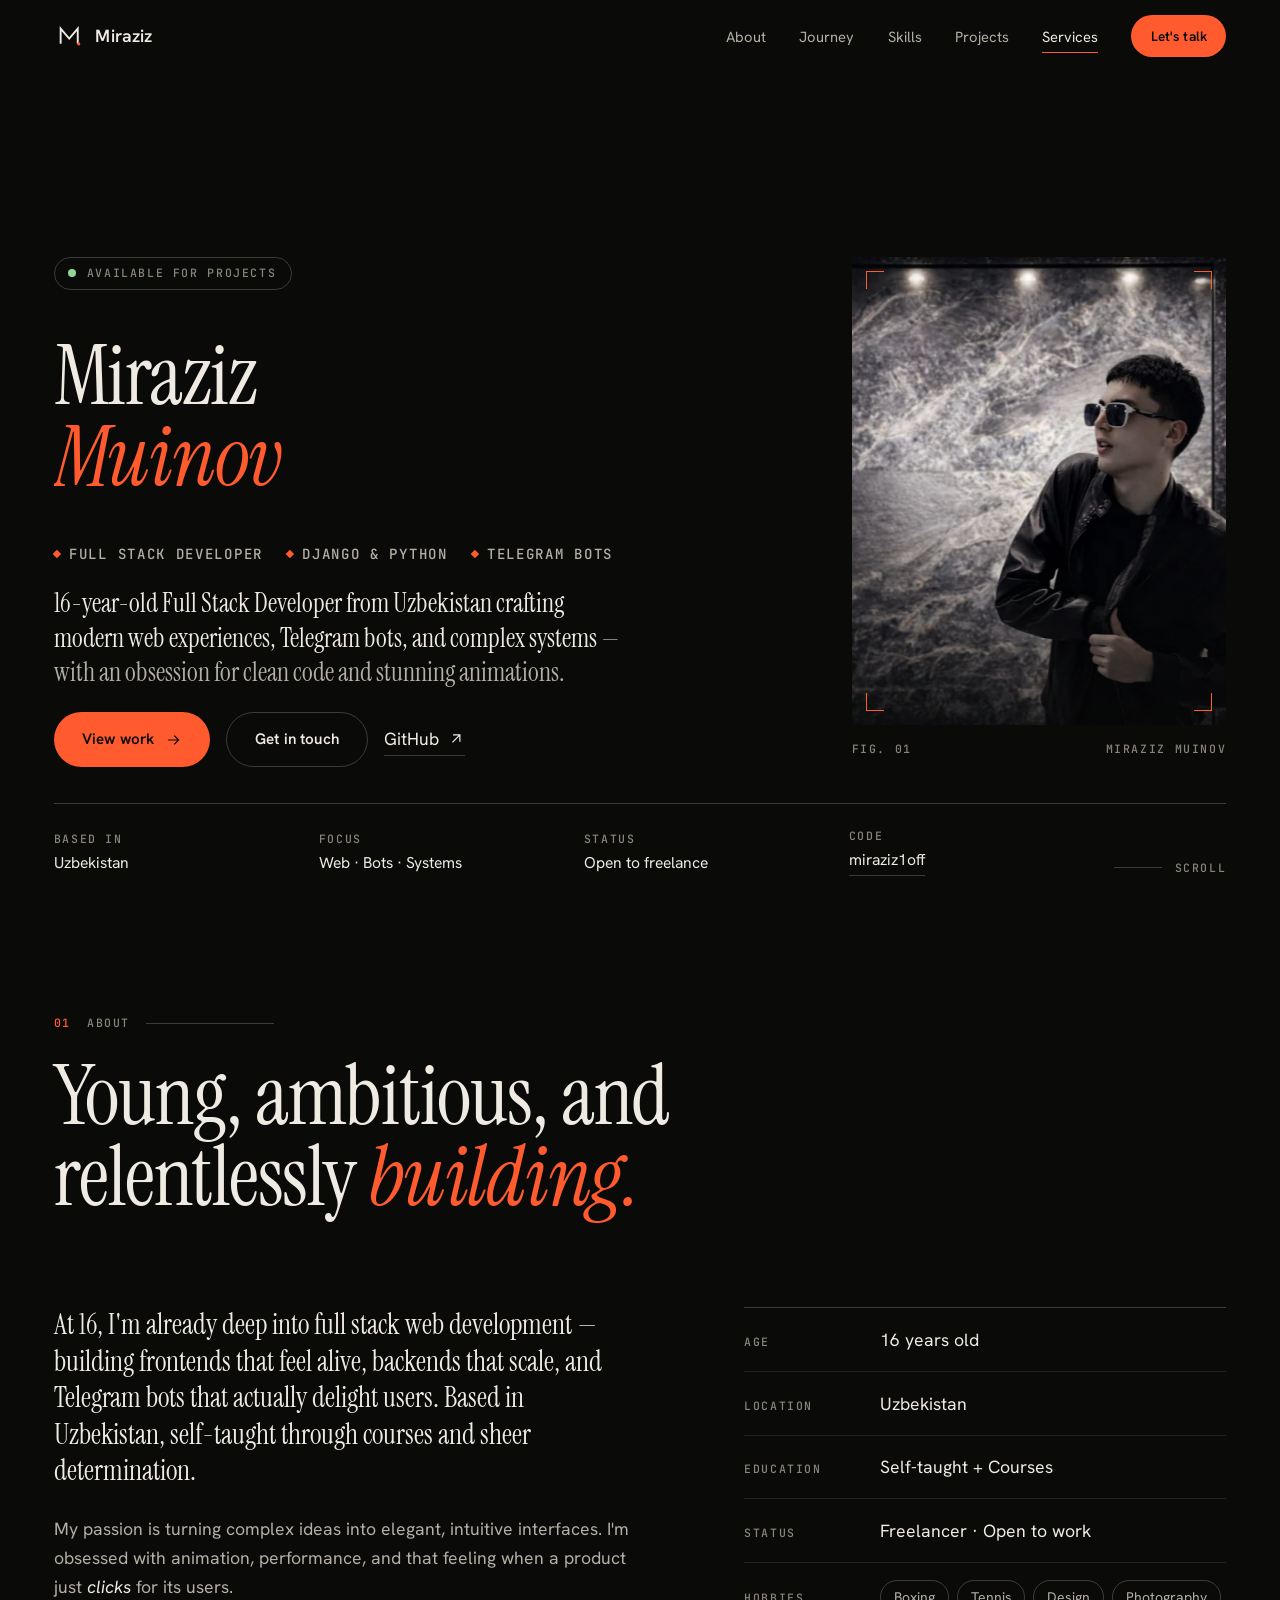
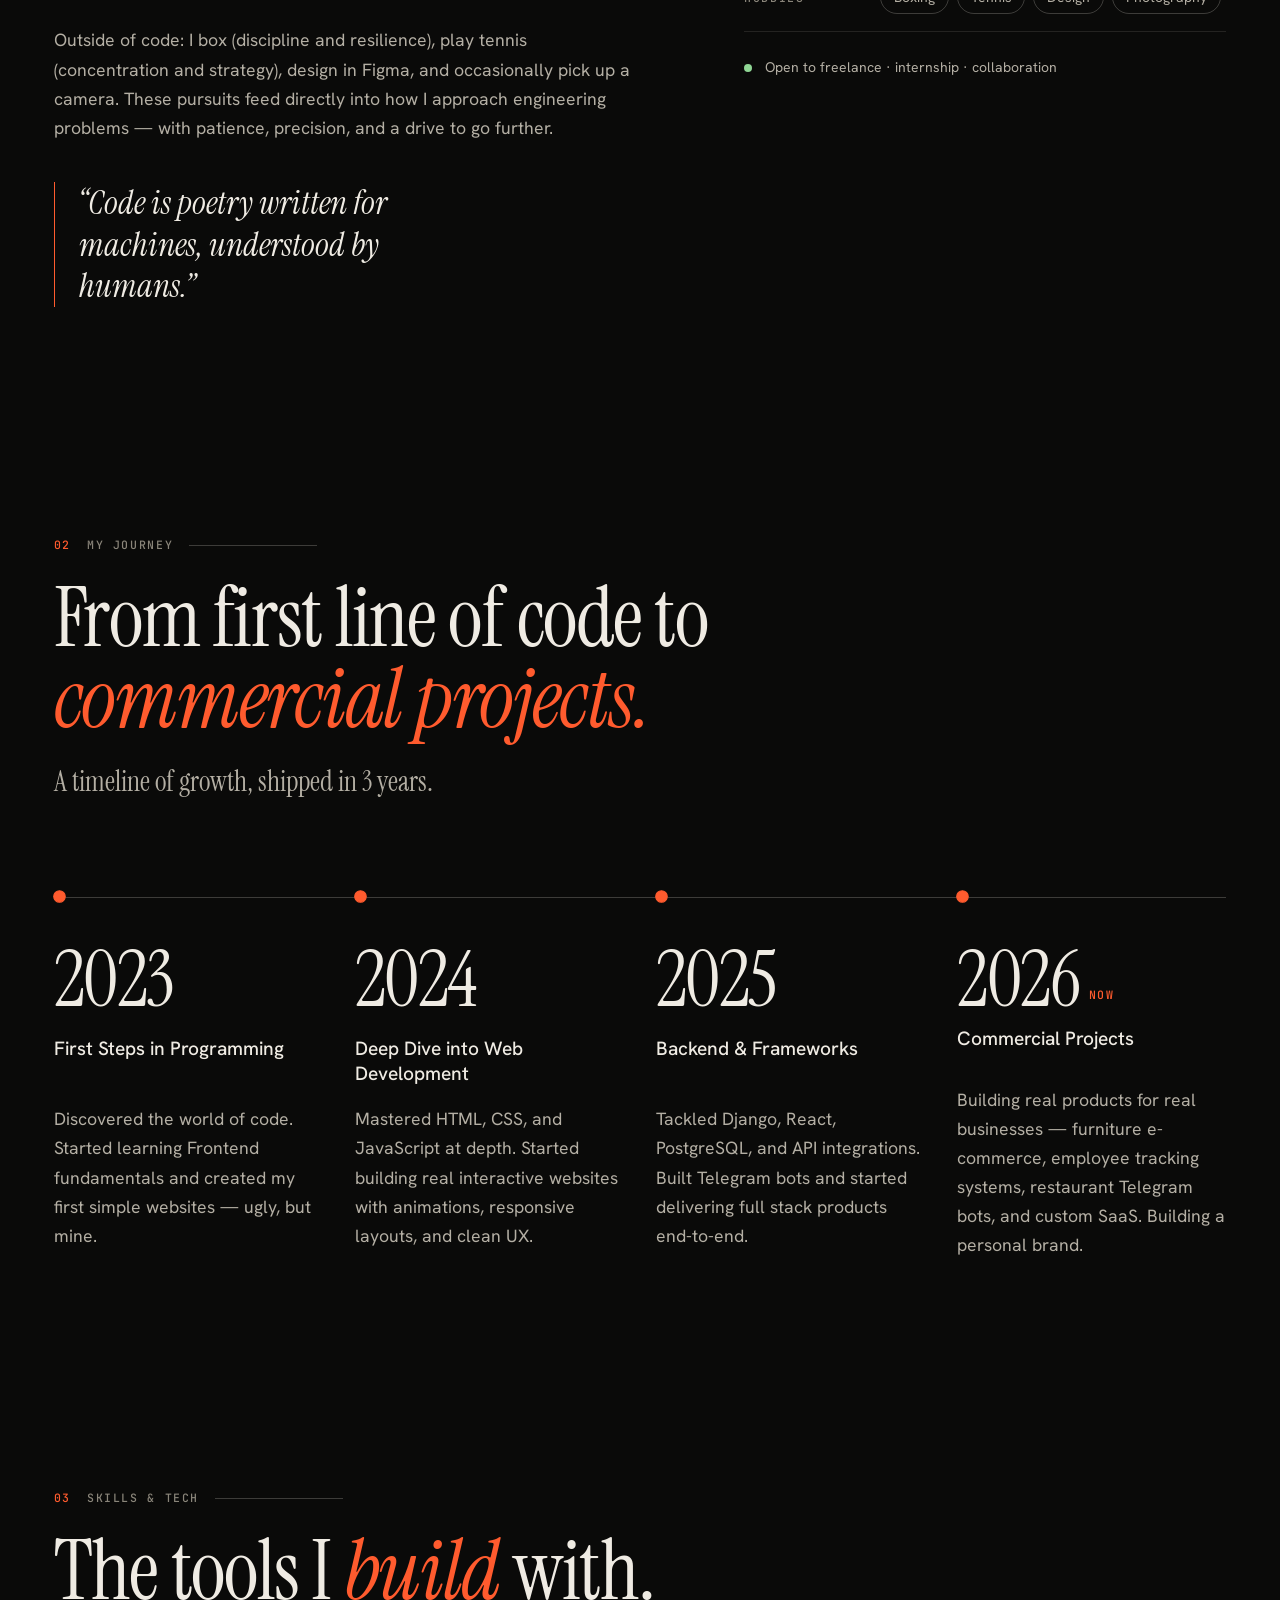
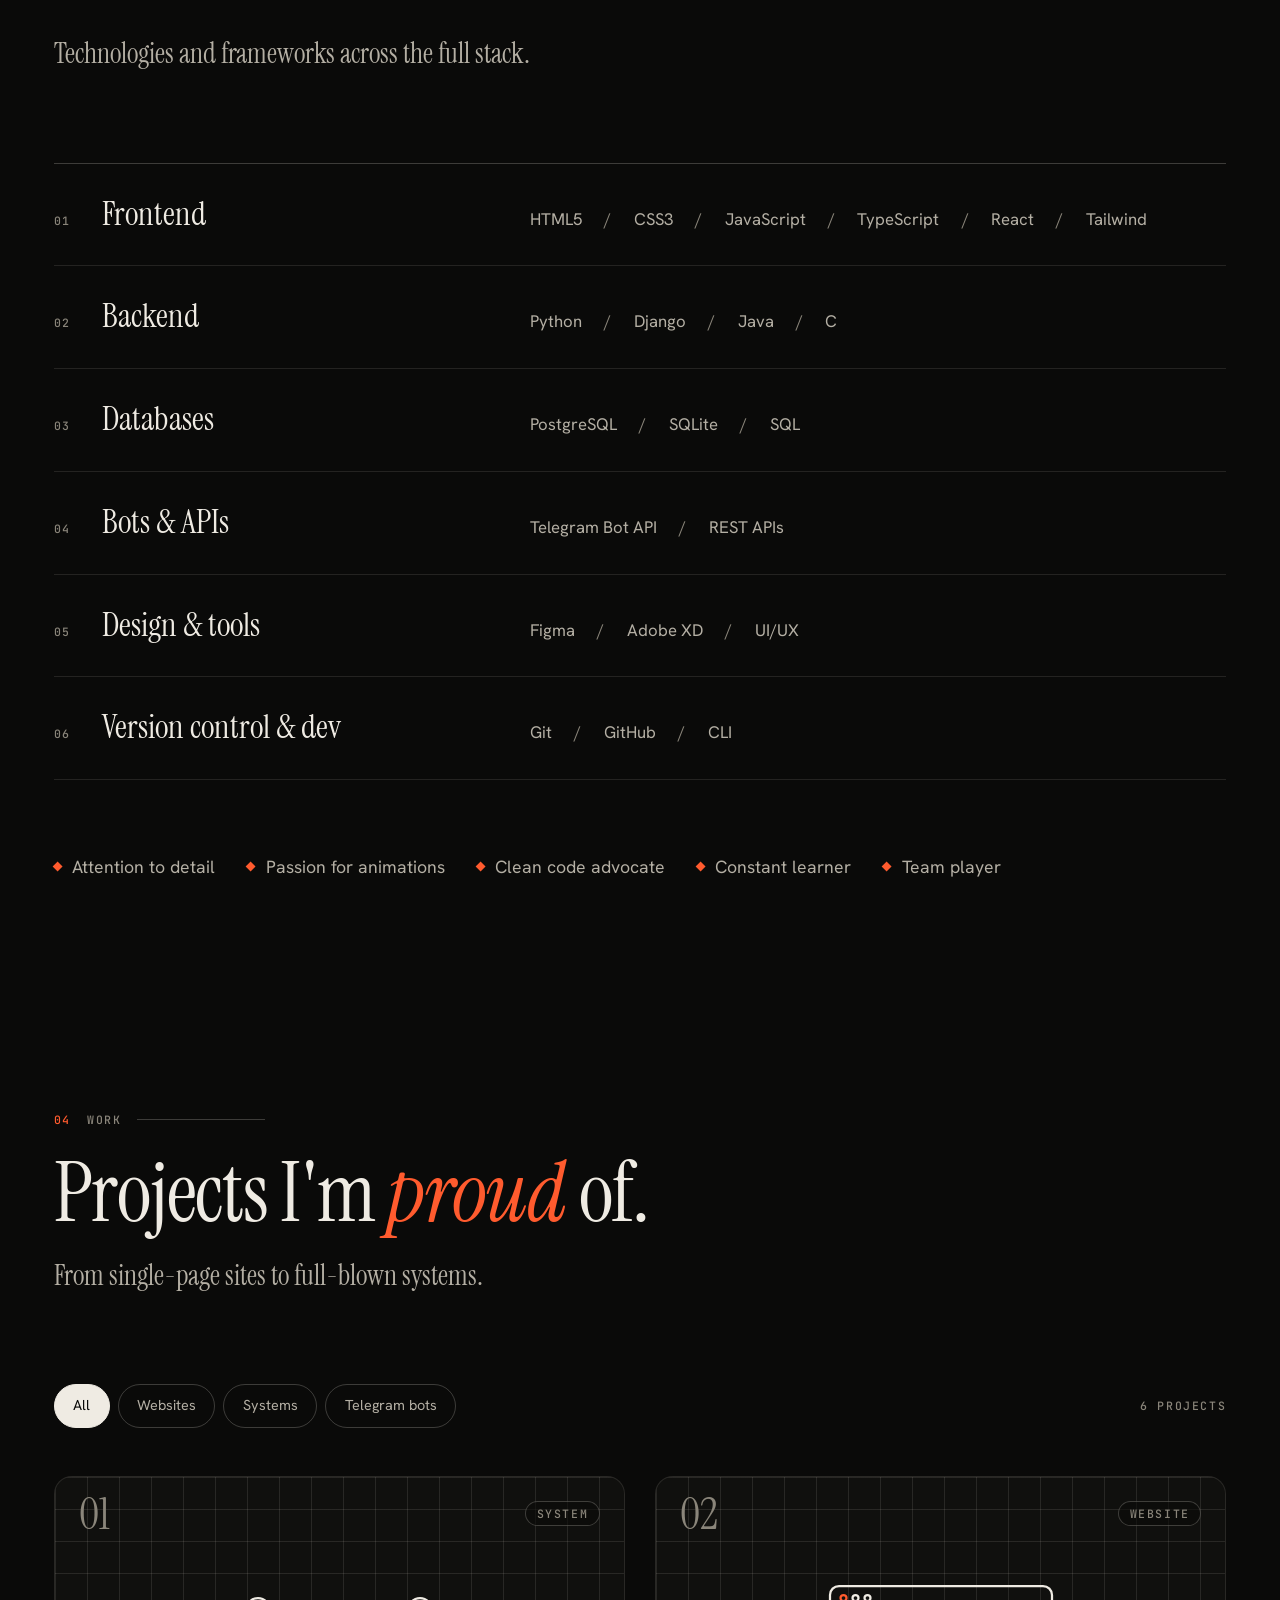
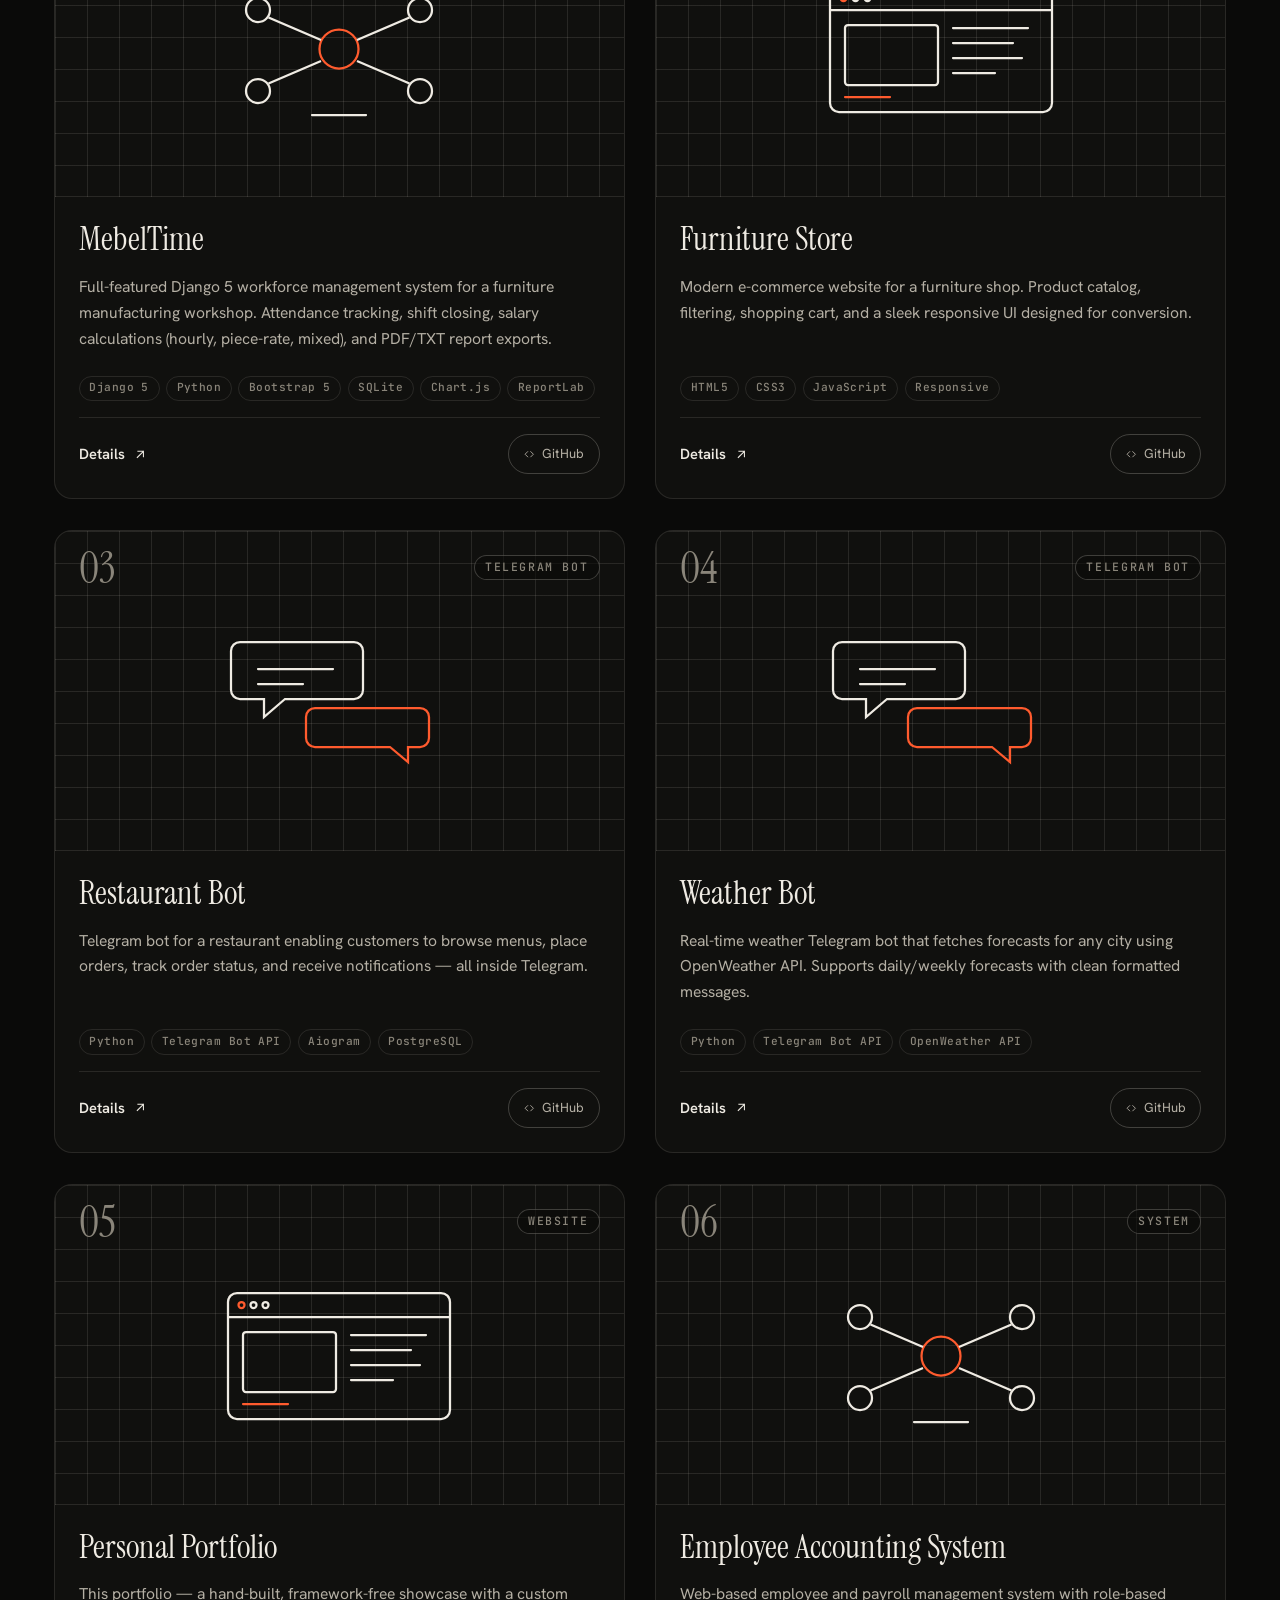
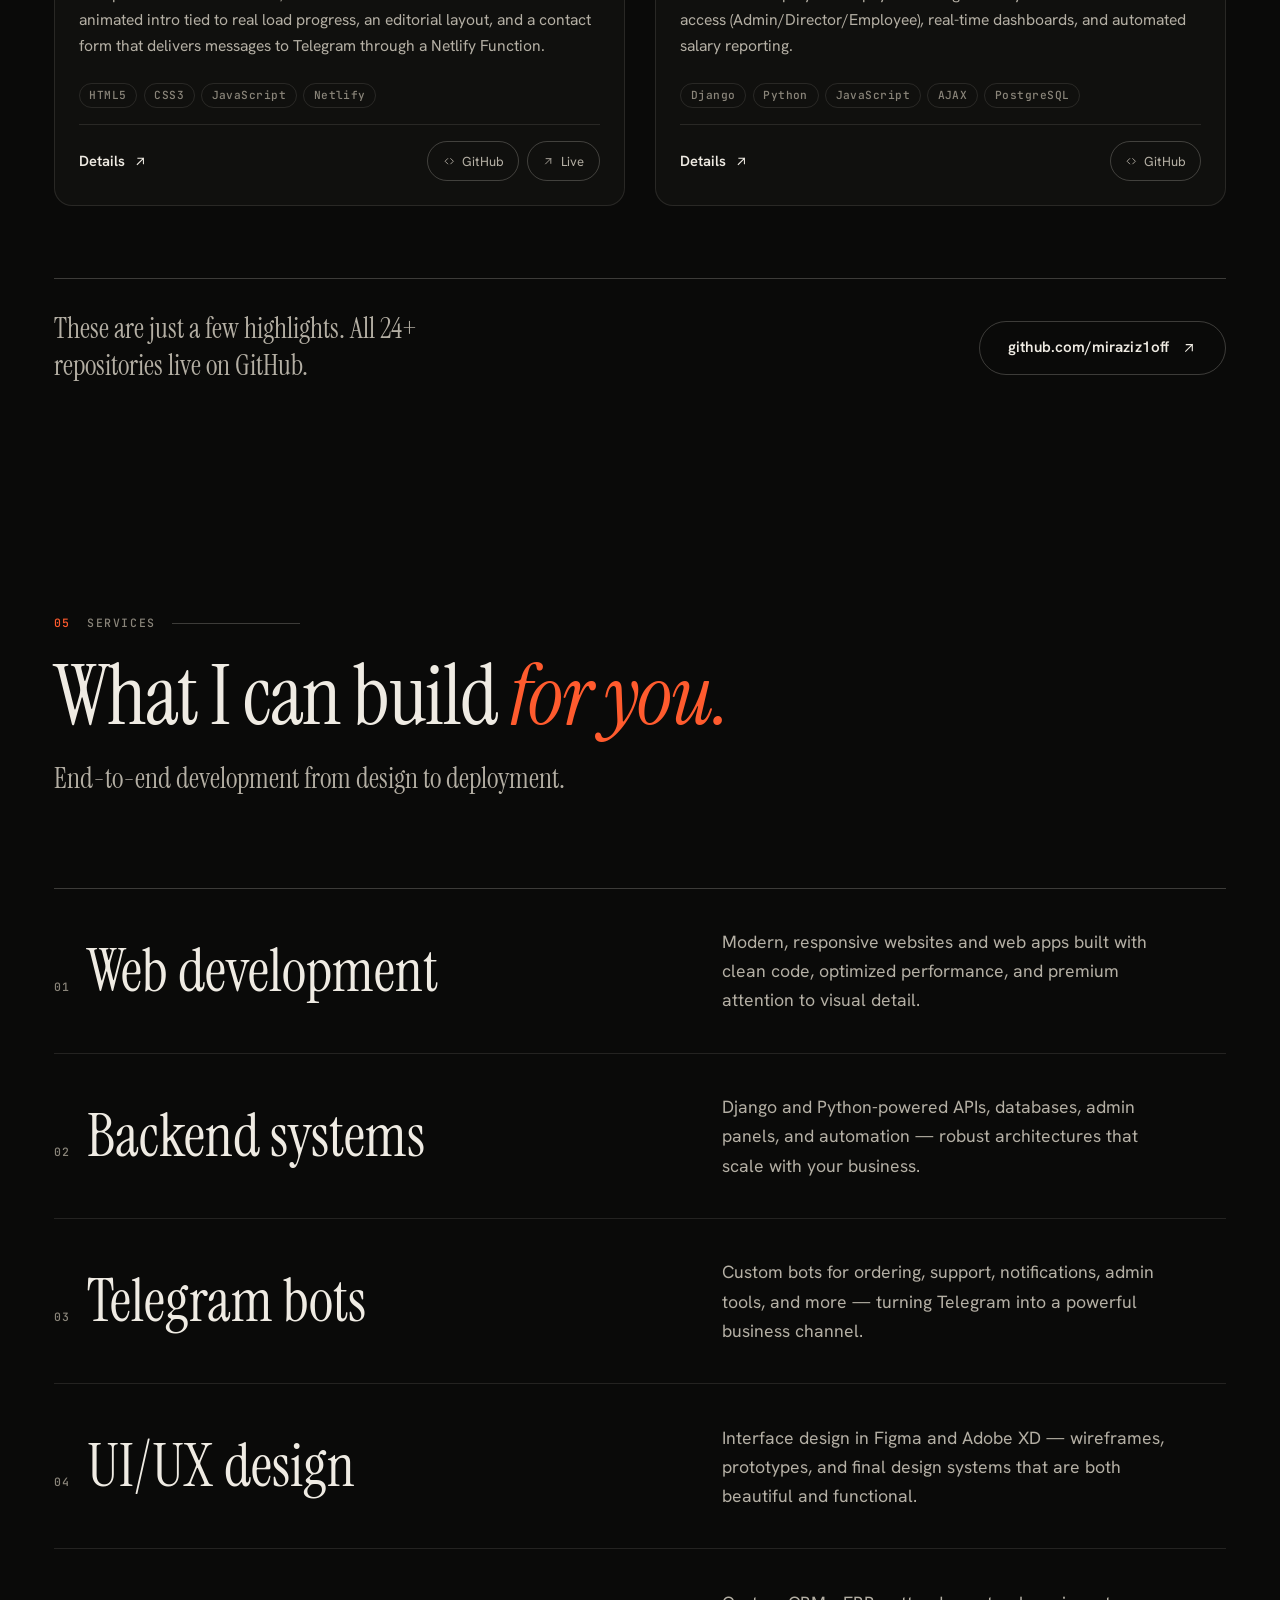
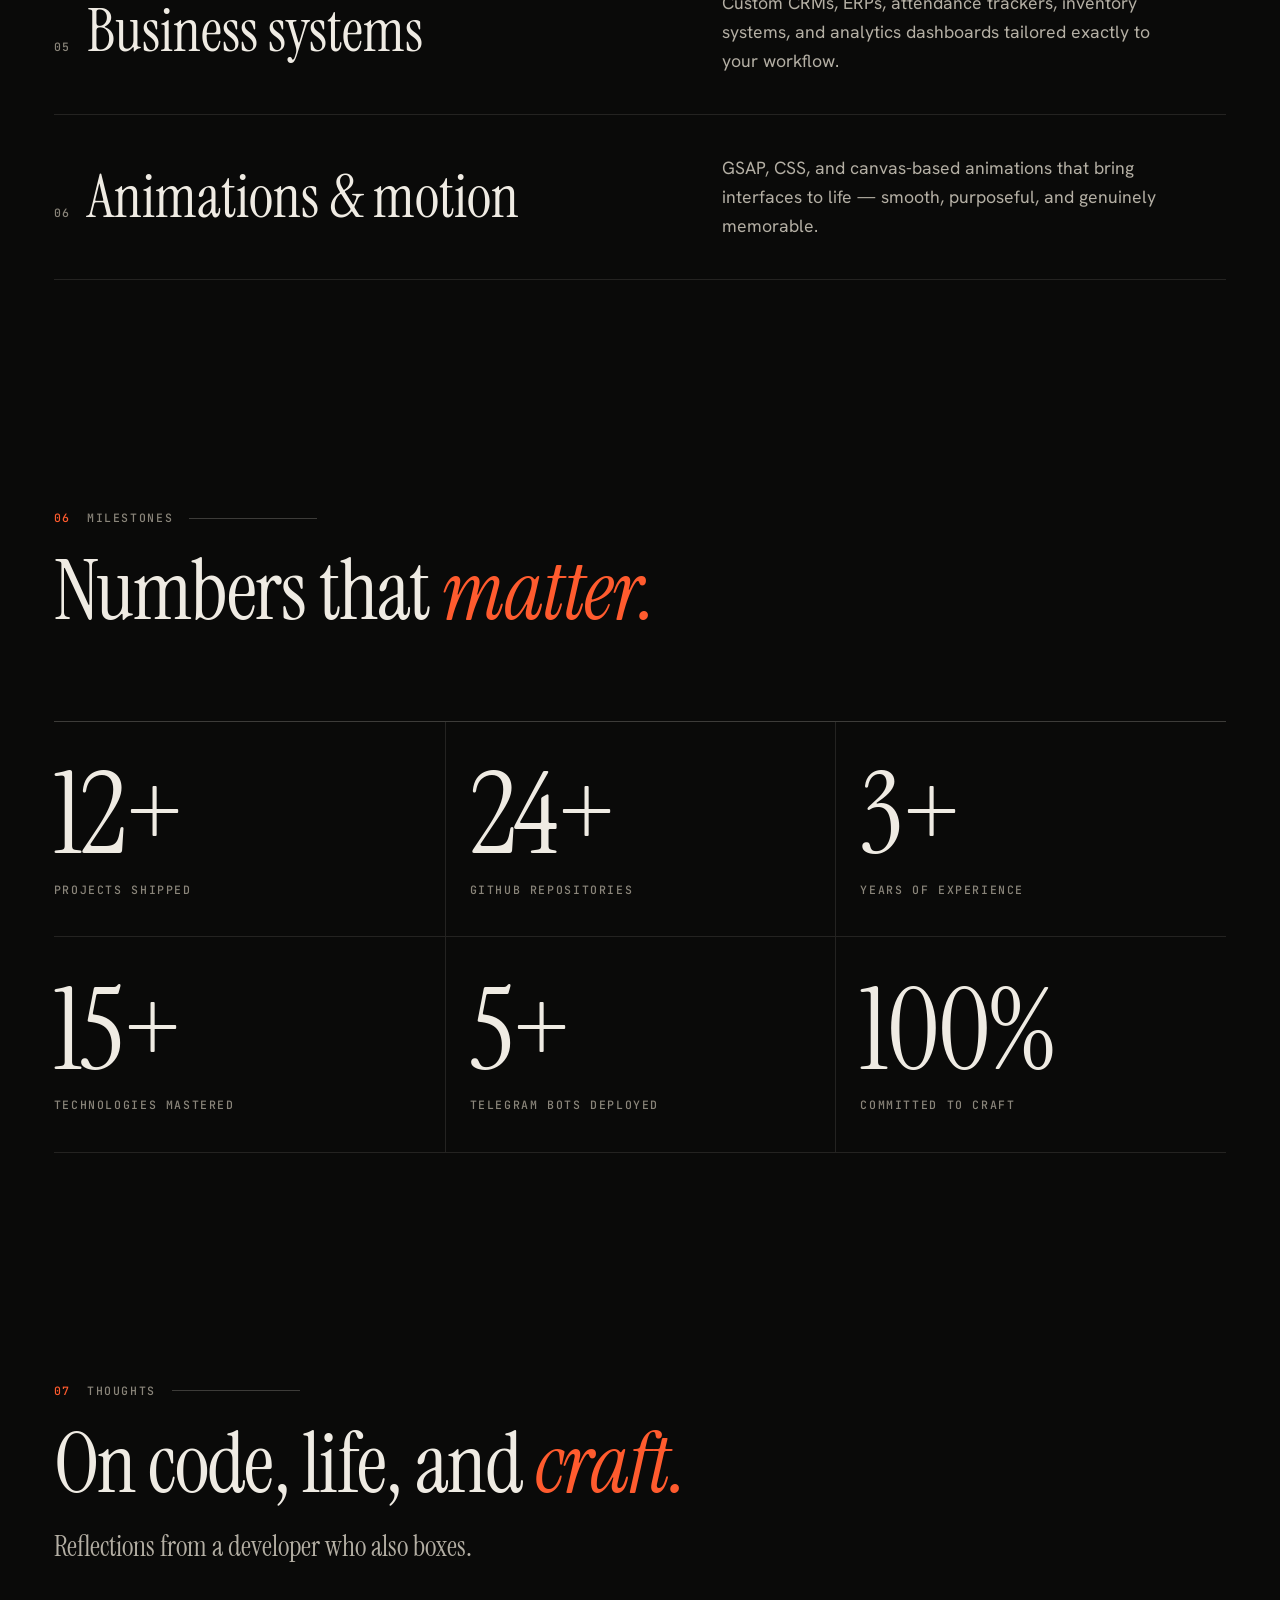
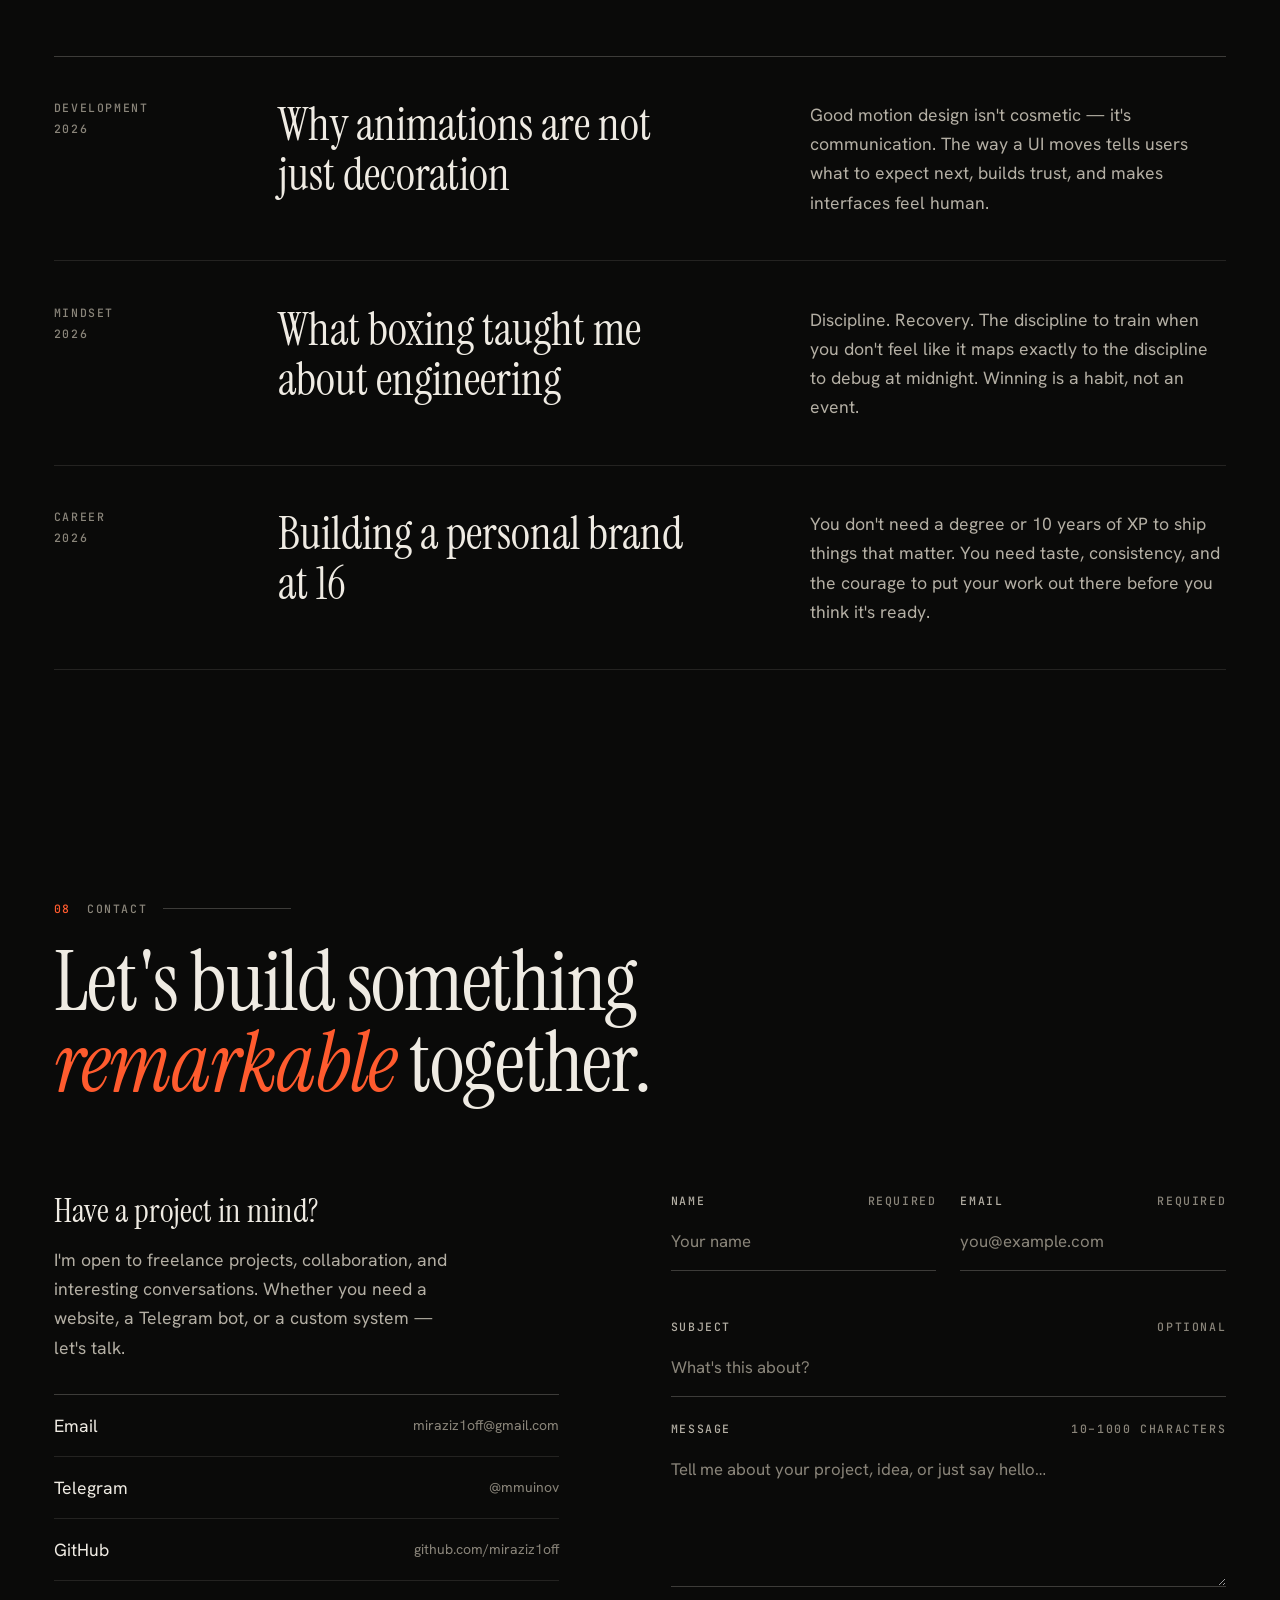
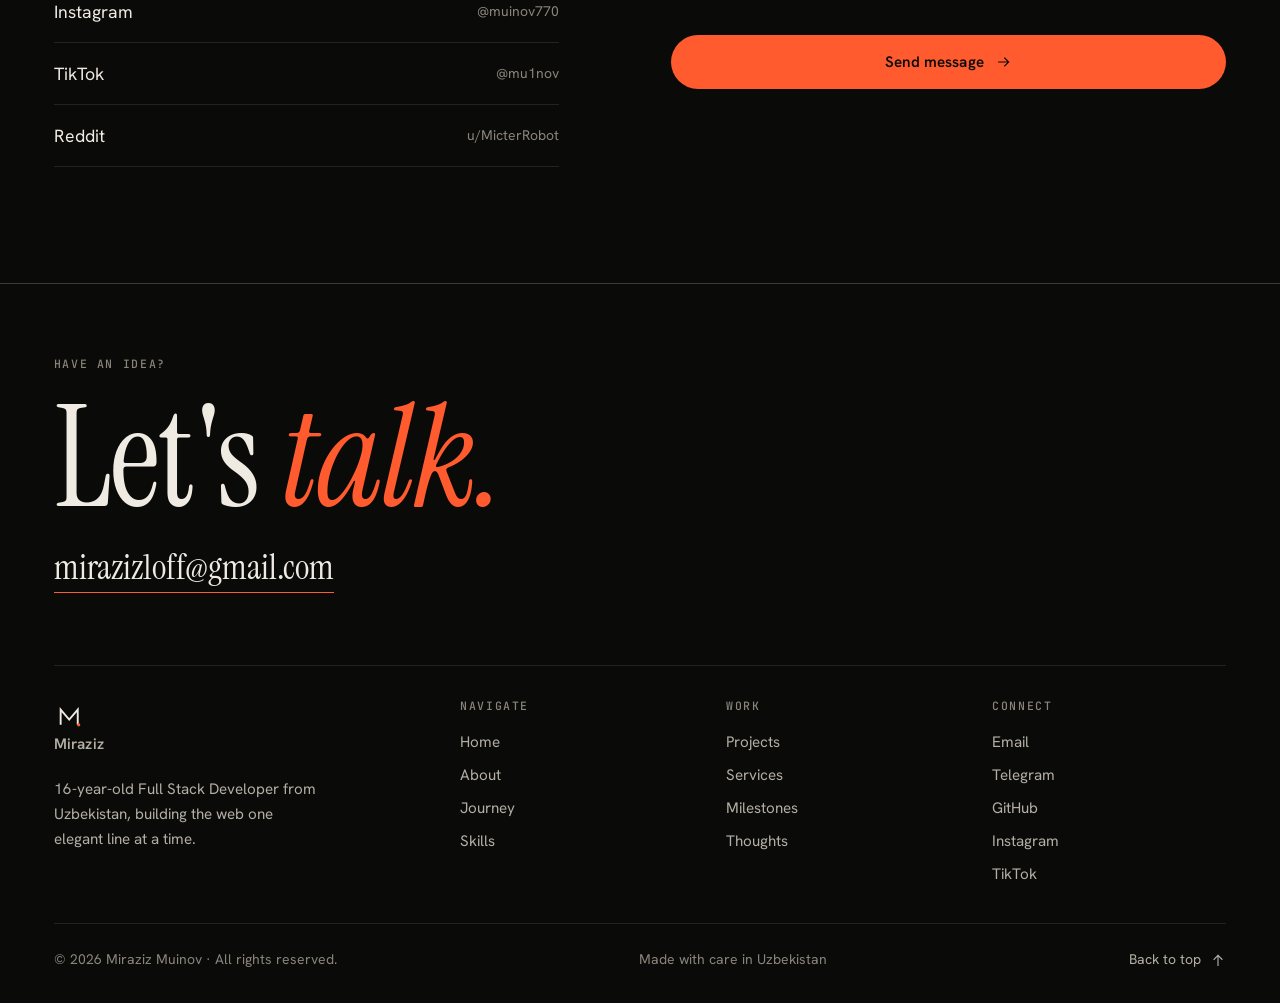
<file: index.html>
<!DOCTYPE html>
<html lang="en">
<head>
  <meta charset="UTF-8" />
  <meta name="viewport" content="width=device-width, initial-scale=1, viewport-fit=cover" />
  <meta name="google-site-verification" content="YEI_TQjLcflHey6saro2R8jqkVY4tE6_IaJQvHRXxgc" />
  <meta name="theme-color" content="#0a0a09" />
  <meta name="color-scheme" content="dark" />

  <title>Miraziz Muinov — Full Stack Developer</title>
  <meta name="description" content="Miraziz Muinov — 16-year-old full stack developer from Uzbekistan building modern web apps, Telegram bots, and systems. Python, Django, JavaScript, React." />
  <meta name="keywords" content="Miraziz Muinov, Муинов Миразиз, mmuinov, full stack developer, frontend, backend, Python, Django, JavaScript, React, Telegram bots, Uzbekistan, web development, разработчик, Telegram боты" />
  <meta name="author" content="Miraziz Muinov" />
  <meta name="robots" content="index, follow" />
  <link rel="canonical" href="https://mmuinov.netlify.app" />

  <meta property="og:title" content="Miraziz Muinov — Full Stack Developer" />
  <meta property="og:description" content="Full stack developer from Uzbekistan building web apps, Telegram bots and systems." />
  <meta property="og:image" content="https://mmuinov.netlify.app/image2.png" />
  <meta property="og:url" content="https://mmuinov.netlify.app" />
  <meta property="og:type" content="website" />
  <meta name="twitter:card" content="summary" />
  <meta name="twitter:title" content="Miraziz Muinov — Full Stack Developer" />
  <meta name="twitter:description" content="Full stack developer from Uzbekistan building web apps, Telegram bots and systems." />
  <meta name="twitter:image" content="https://mmuinov.netlify.app/image2.png" />

  <script type="application/ld+json">
  {
    "@context": "https://schema.org",
    "@type": "Person",
    "name": "Miraziz Muinov",
    "url": "https://mmuinov.netlify.app",
    "sameAs": [
      "https://github.com/miraziz1off",
      "https://t.me/mmuinov",
      "https://instagram.com/muinov770",
      "https://reddit.com/user/MicterRobot",
      "https://www.tiktok.com/@mu1nov"
    ],
    "jobTitle": "Full Stack Developer",
    "address": { "@type": "PostalAddress", "addressCountry": "UZ" }
  }
  </script>

  <link rel="icon" href="assets/images/favicon.svg" type="image/svg+xml" />
  <link rel="preconnect" href="https://fonts.googleapis.com" />
  <link rel="preconnect" href="https://fonts.gstatic.com" crossorigin />
  <link rel="preload" as="image" href="assets/images/portrait.webp" type="image/webp" />
  <link rel="stylesheet" href="assets/css/main.css" />
  <script src="assets/js/boot.js"></script>
  <noscript><link rel="stylesheet" href="https://fonts.googleapis.com/css2?family=Hanken+Grotesk:wght@300;400;500;600;700&family=Instrument+Serif:ital@0;1&family=JetBrains+Mono:wght@400;500&display=swap" /></noscript>
</head>
<body>

  <!-- Icon sprite -->
  <svg class="sprite" width="0" height="0" aria-hidden="true" focusable="false">
    <defs>
      <symbol id="i-arrow" viewBox="0 0 24 24"><path d="M4 12h15M13 6l6 6-6 6" fill="none" stroke="currentColor" stroke-width="1.7" stroke-linecap="square"/></symbol>
      <symbol id="i-up-right" viewBox="0 0 24 24"><path d="M7 17L17 7M8 7h9v9" fill="none" stroke="currentColor" stroke-width="1.7" stroke-linecap="square"/></symbol>
      <symbol id="i-up" viewBox="0 0 24 24"><path d="M12 20V5M6 11l6-6 6 6" fill="none" stroke="currentColor" stroke-width="1.7" stroke-linecap="square"/></symbol>
      <symbol id="i-x" viewBox="0 0 24 24"><path d="M6 6l12 12M18 6L6 18" fill="none" stroke="currentColor" stroke-width="1.7" stroke-linecap="square"/></symbol>
      <symbol id="i-code" viewBox="0 0 24 24"><path d="M9 7l-5 5 5 5M15 7l5 5-5 5" fill="none" stroke="currentColor" stroke-width="1.7" stroke-linecap="square"/></symbol>
    </defs>
  </svg>

  <a class="skip-link" href="#main">Skip to content</a>

  <!-- ═══════════ CINEMATIC LOADER ═══════════
       Blueprint → monogram → shutters part. Progress is real:
       see assets/js/loader.js. Hidden unless <html class="is-loading">. -->
  <div id="loader" role="status" aria-live="polite" aria-label="Loading portfolio">
    <div class="ld-panel ld-panel--t"></div>
    <div class="ld-panel ld-panel--b"></div>
    <div class="ld-grid"></div>

    <div class="ld-corner ld-corner--tl">M—M &nbsp;/&nbsp; Portfolio</div>
    <div class="ld-corner ld-corner--tr">UZ &nbsp;/&nbsp; 2026</div>
    <button class="ld-skip label" id="ld-skip" type="button">Skip intro</button>

    <div class="ld-stage">
      <svg class="ld-mark" viewBox="0 0 240 240" aria-hidden="true" focusable="false">
        <g class="ld-guides">
          <line class="ld-draw g1" pathLength="1" x1="0" y1="120" x2="240" y2="120"/>
          <line class="ld-draw g2" pathLength="1" x1="120" y1="0" x2="120" y2="240"/>
          <line class="ld-draw g3" pathLength="1" x1="0" y1="72" x2="240" y2="72"/>
          <line class="ld-draw g4" pathLength="1" x1="0" y1="168" x2="240" y2="168"/>
        </g>
        <rect class="ld-draw ld-frame" pathLength="1" x="30" y="30" width="180" height="180"/>
        <circle class="ld-draw ld-ring" pathLength="1" cx="120" cy="120" r="84"/>
        <path class="ld-draw ld-m" pathLength="1" d="M70 168V72l50 60 50-60v96"/>
        <path class="ld-cross" d="M182 168h12M188 162v12"/>
        <circle class="ld-dot" cx="188" cy="168" r="6"/>
      </svg>
      <p class="ld-name" aria-hidden="true" id="ld-name">Miraziz Muinov</p>
      <p class="ld-role">Full Stack Developer</p>
    </div>

    <div class="ld-progress label">
      <ul class="ld-steps" id="ld-steps">
        <li data-step="markup">Markup</li>
        <li data-step="fonts">Type</li>
        <li data-step="portrait">Portrait</li>
        <li data-step="page">Assets</li>
      </ul>
      <div class="ld-bar"><i></i><span class="ld-pct" id="ld-pct">0%</span></div>
    </div>
  </div>

  <div id="app">
    <div class="atmos" aria-hidden="true"></div>
    <div class="progress" id="progress" aria-hidden="true"></div>

    <!-- ═══════════ NAV ═══════════ -->
    <header class="nav" id="nav">
      <div class="wrap nav__in">
        <a href="#home" class="brand" aria-label="Miraziz Muinov — home">
          <svg class="brand__mark" viewBox="0 0 64 64" aria-hidden="true"><path d="M14 48V16l18 21 18-21v32" fill="none" stroke-width="4"/><circle cx="52" cy="48" r="3.4"/></svg>
          <span>Miraziz</span>
        </a>
        <nav aria-label="Main">
          <ul class="nav__links" id="nav-links">
            <li><a href="#about">About</a></li>
            <li><a href="#journey">Journey</a></li>
            <li><a href="#skills">Skills</a></li>
            <li><a href="#projects">Projects</a></li>
            <li><a href="#services">Services</a></li>
            <li><a href="#contact" class="btn btn--solid btn--sm">Let's talk</a></li>
          </ul>
        </nav>
        <button class="menu-btn" id="menu-btn" type="button" aria-expanded="false" aria-controls="menu">
          <span class="menu-btn__label">Menu</span><span class="menu-btn__bars" aria-hidden="true"></span>
        </button>
      </div>
    </header>

    <div class="menu" id="menu" role="dialog" aria-modal="true" aria-label="Site menu">
      <nav aria-label="Mobile">
        <ol>
          <li><a class="menu__link" href="#about">About</a></li>
          <li><a class="menu__link" href="#journey">Journey</a></li>
          <li><a class="menu__link" href="#skills">Skills</a></li>
          <li><a class="menu__link" href="#projects">Projects</a></li>
          <li><a class="menu__link" href="#services">Services</a></li>
          <li><a class="menu__link" href="#contact">Contact</a></li>
        </ol>
      </nav>
      <div class="menu__foot">
        <a href="mailto:miraziz1off@gmail.com">miraziz1off@gmail.com</a>
        <a href="https://t.me/mmuinov" target="_blank" rel="noopener noreferrer">Telegram — @mmuinov</a>
      </div>
    </div>

    <main id="main">

      <!-- ═══════════ HERO ═══════════ -->
      <section class="hero" id="home" aria-labelledby="hero-title">
        <div class="wrap">
          <div class="hero__grid">
            <div class="hero__copy">
              <p class="hero__status label" data-h data-i="1"><span class="pulse" aria-hidden="true"></span>Available for projects</p>

              <h1 id="hero-title" class="display">
                <span class="ln"><span data-i="1">Miraziz</span></span>
                <span class="ln"><span data-i="2"><em>Muinov</em></span></span>
              </h1>

              <p class="hero__role" data-h data-i="3"><span>Full Stack Developer</span><span>Django &amp; Python</span><span>Telegram bots</span></p>

              <p class="hero__lead" data-h data-i="4">16-year-old Full Stack Developer from Uzbekistan crafting modern web experiences, Telegram bots, and complex systems <span>— with an obsession for clean code and stunning animations.</span></p>

              <div class="hero__cta" data-h data-i="5">
                <a href="#projects" class="btn btn--solid">View work <svg aria-hidden="true"><use href="#i-arrow"/></svg></a>
                <a href="#contact" class="btn btn--line">Get in touch</a>
                <a href="https://github.com/miraziz1off" class="link-arrow" target="_blank" rel="noopener noreferrer">GitHub <svg aria-hidden="true"><use href="#i-up-right"/></svg><span class="sr-only">(opens in a new tab)</span></a>
              </div>
            </div>

            <figure class="portrait" id="portrait">
              <div class="portrait__frame">
                <picture>
                  <source srcset="assets/images/portrait.webp" type="image/webp" />
                  <img id="hero-img" src="image2.png" width="640" height="640" alt="Portrait of Miraziz Muinov" decoding="async" fetchpriority="high" />
                </picture>
                <i class="crop crop--tl"></i><i class="crop crop--tr"></i><i class="crop crop--bl"></i><i class="crop crop--br"></i>
              </div>
              <figcaption class="label"><span>Fig. 01</span><span>Miraziz Muinov</span></figcaption>
            </figure>
          </div>

          <dl class="hero__strip" data-h data-i="6">
            <div><dt class="label">Based in</dt><dd>Uzbekistan</dd></div>
            <div><dt class="label">Focus</dt><dd>Web · Bots · Systems</dd></div>
            <div><dt class="label">Status</dt><dd>Open to freelance</dd></div>
            <div><dt class="label">Code</dt><dd><a class="link-arrow" href="https://github.com/miraziz1off" target="_blank" rel="noopener noreferrer">miraziz1off</a></dd></div>
            <div class="scroll-cue label" aria-hidden="true"><i></i>Scroll</div>
          </dl>
        </div>
      </section>

      <!-- ═══════════ ABOUT ═══════════ -->
      <section class="section" id="about" aria-labelledby="about-title">
        <div class="wrap">
          <header class="sec-head" data-reveal>
            <p class="label"><b>01</b> About</p>
            <h2 id="about-title" class="display">Young, ambitious, and relentlessly <em>building.</em></h2>
          </header>

          <div class="about__grid">
            <div class="about__text" data-reveal>
              <p class="lead">At 16, I'm already deep into full stack web development — building frontends that feel alive, backends that scale, and Telegram bots that actually delight users. Based in Uzbekistan, self-taught through courses and sheer determination.</p>
              <p>My passion is turning complex ideas into elegant, intuitive interfaces. I'm obsessed with animation, performance, and that feeling when a product just <em>clicks</em> for its users.</p>
              <p>Outside of code: I box (discipline and resilience), play tennis (concentration and strategy), design in Figma, and occasionally pick up a camera. These pursuits feed directly into how I approach engineering problems — with patience, precision, and a drive to go further.</p>
              <blockquote class="quote">“Code is poetry written for machines, understood by humans.”</blockquote>
            </div>

            <div data-reveal data-i="2">
              <dl class="facts">
                <div><dt class="label">Age</dt><dd>16 years old</dd></div>
                <div><dt class="label">Location</dt><dd>Uzbekistan</dd></div>
                <div><dt class="label">Education</dt><dd>Self-taught + Courses</dd></div>
                <div><dt class="label">Status</dt><dd>Freelancer · Open to work</dd></div>
                <div><dt class="label">Hobbies</dt><dd><ul class="chips"><li class="chip">Boxing</li><li class="chip">Tennis</li><li class="chip">Design</li><li class="chip">Photography</li></ul></dd></div>
              </dl>
              <p class="avail"><span class="pulse" aria-hidden="true"></span>Open to freelance · internship · collaboration</p>
            </div>
          </div>
        </div>
      </section>

      <!-- ═══════════ JOURNEY ═══════════ -->
      <section class="section" id="journey" aria-labelledby="journey-title">
        <div class="wrap">
          <header class="sec-head" data-reveal>
            <p class="label"><b>02</b> My journey</p>
            <h2 id="journey-title" class="display">From first line of code to <em>commercial projects.</em></h2>
            <p class="sub">A timeline of growth, shipped in 3 years.</p>
          </header>

          <ol class="timeline" id="timeline">
            <span class="timeline__fill" aria-hidden="true"></span>
            <li class="step" data-reveal>
              <p class="step__year">2023</p>
              <h3>First Steps in Programming</h3>
              <p>Discovered the world of code. Started learning Frontend fundamentals and created my first simple websites — ugly, but mine.</p>
            </li>
            <li class="step" data-reveal data-i="1">
              <p class="step__year">2024</p>
              <h3>Deep Dive into Web Development</h3>
              <p>Mastered HTML, CSS, and JavaScript at depth. Started building real interactive websites with animations, responsive layouts, and clean UX.</p>
            </li>
            <li class="step" data-reveal data-i="2">
              <p class="step__year">2025</p>
              <h3>Backend &amp; Frameworks</h3>
              <p>Tackled Django, React, PostgreSQL, and API integrations. Built Telegram bots and started delivering full stack products end-to-end.</p>
            </li>
            <li class="step" data-reveal data-i="3">
              <p class="step__year">2026<small>Now</small></p>
              <h3>Commercial Projects</h3>
              <p>Building real products for real businesses — furniture e-commerce, employee tracking systems, restaurant Telegram bots, and custom SaaS. Building a personal brand.</p>
            </li>
          </ol>
        </div>
      </section>

      <!-- ═══════════ SKILLS ═══════════ -->
      <section class="section" id="skills" aria-labelledby="skills-title">
        <div class="wrap">
          <header class="sec-head" data-reveal>
            <p class="label"><b>03</b> Skills &amp; tech</p>
            <h2 id="skills-title" class="display">The tools I <em>build</em> with.</h2>
            <p class="sub">Technologies and frameworks across the full stack.</p>
          </header>

          <div class="skills">
            <div class="skill-row" data-reveal><h3><span class="label">01</span>Frontend</h3><ul><li>HTML5</li><li>CSS3</li><li>JavaScript</li><li>TypeScript</li><li>React</li><li>Tailwind</li></ul></div>
            <div class="skill-row" data-reveal><h3><span class="label">02</span>Backend</h3><ul><li>Python</li><li>Django</li><li>Java</li><li>C</li></ul></div>
            <div class="skill-row" data-reveal><h3><span class="label">03</span>Databases</h3><ul><li>PostgreSQL</li><li>SQLite</li><li>SQL</li></ul></div>
            <div class="skill-row" data-reveal><h3><span class="label">04</span>Bots &amp; APIs</h3><ul><li>Telegram Bot API</li><li>REST APIs</li></ul></div>
            <div class="skill-row" data-reveal><h3><span class="label">05</span>Design &amp; tools</h3><ul><li>Figma</li><li>Adobe XD</li><li>UI/UX</li></ul></div>
            <div class="skill-row" data-reveal><h3><span class="label">06</span>Version control &amp; dev</h3><ul><li>Git</li><li>GitHub</li><li>CLI</li></ul></div>
          </div>

          <ul class="qualities" data-reveal aria-label="Qualities">
            <li>Attention to detail</li><li>Passion for animations</li><li>Clean code advocate</li><li>Constant learner</li><li>Team player</li>
          </ul>
        </div>
      </section>

      <!-- ═══════════ PROJECTS ═══════════ -->
      <section class="section" id="projects" aria-labelledby="projects-title">
        <div class="wrap">
          <header class="sec-head" data-reveal>
            <p class="label"><b>04</b> Work</p>
            <h2 id="projects-title" class="display">Projects I'm <em>proud</em> of.</h2>
            <p class="sub">From single-page sites to full-blown systems.</p>
          </header>

          <div class="filters" role="group" aria-label="Filter projects by type" data-reveal>
            <button class="filter" type="button" data-filter="all" aria-pressed="true">All</button>
            <button class="filter" type="button" data-filter="web" aria-pressed="false">Websites</button>
            <button class="filter" type="button" data-filter="system" aria-pressed="false">Systems</button>
            <button class="filter" type="button" data-filter="bot" aria-pressed="false">Telegram bots</button>
            <p class="filters__count label" id="filter-count" role="status" aria-live="polite">6 projects</p>
          </div>

          <ul class="grid-proj" id="project-grid">
        <li class="proj-item" data-category="system" data-id="0">
          <article class="proj" data-reveal data-i="1">
            <div class="proj__art">
              <span class="proj__no" aria-hidden="true">01</span>
              <span class="proj__kind label">System</span>
              <svg viewBox="0 0 160 100" fill="none" stroke="currentColor" stroke-width="1.5" aria-hidden="true"><circle cx="80" cy="50" r="13" class="a"/><circle cx="26" cy="24" r="8"/><circle cx="134" cy="24" r="8"/><circle cx="26" cy="78" r="8"/><circle cx="134" cy="78" r="8"/><path d="M33 29l35 15M127 29L92 44M33 73l35-15M127 73L92 58"/><path d="M62 94h36" stroke-linecap="round"/></svg>
            </div>
            <div class="proj__body">
              <h3>MebelTime</h3>
              <p>Full-featured Django 5 workforce management system for a furniture manufacturing workshop. Attendance tracking, shift closing, salary calculations (hourly, piece-rate, mixed), and PDF/TXT report exports.</p>
              <ul class="tags" aria-label="Technologies"><li>Django 5</li><li>Python</li><li>Bootstrap 5</li><li>SQLite</li><li>Chart.js</li><li>ReportLab</li></ul>
              <div class="proj__foot">
                <button class="proj__open" type="button" data-open="0" aria-haspopup="dialog">Details<span class="sr-only"> about MebelTime</span><svg aria-hidden="true"><use href="#i-up-right"/></svg></button>
                <div class="proj__links"><a class="icon-link" href="https://github.com/miraziz1off" target="_blank" rel="noopener noreferrer" aria-label="MebelTime on GitHub (opens in a new tab)"><svg aria-hidden="true"><use href="#i-code"/></svg>GitHub</a></div>
              </div>
            </div>
          </article>
        </li>
        <li class="proj-item" data-category="web" data-id="1">
          <article class="proj" data-reveal data-i="2">
            <div class="proj__art">
              <span class="proj__no" aria-hidden="true">02</span>
              <span class="proj__kind label">Website</span>
              <svg viewBox="0 0 160 100" fill="none" stroke="currentColor" stroke-width="1.5" aria-hidden="true"><rect x="6" y="8" width="148" height="84" rx="6"/><path d="M6 24h148"/><circle cx="15" cy="16" r="2" class="a"/><circle cx="23" cy="16" r="2"/><circle cx="31" cy="16" r="2"/><rect x="16" y="34" width="62" height="40" rx="2"/><path d="M88 36h50M88 46h40M88 56h46M88 66h28" stroke-linecap="round"/><path d="M16 82h30" class="a" stroke-linecap="round"/></svg>
            </div>
            <div class="proj__body">
              <h3>Furniture Store</h3>
              <p>Modern e-commerce website for a furniture shop. Product catalog, filtering, shopping cart, and a sleek responsive UI designed for conversion.</p>
              <ul class="tags" aria-label="Technologies"><li>HTML5</li><li>CSS3</li><li>JavaScript</li><li>Responsive</li></ul>
              <div class="proj__foot">
                <button class="proj__open" type="button" data-open="1" aria-haspopup="dialog">Details<span class="sr-only"> about Furniture Store</span><svg aria-hidden="true"><use href="#i-up-right"/></svg></button>
                <div class="proj__links"><a class="icon-link" href="https://github.com/miraziz1off" target="_blank" rel="noopener noreferrer" aria-label="Furniture Store on GitHub (opens in a new tab)"><svg aria-hidden="true"><use href="#i-code"/></svg>GitHub</a></div>
              </div>
            </div>
          </article>
        </li>
        <li class="proj-item" data-category="bot" data-id="2">
          <article class="proj" data-reveal data-i="1">
            <div class="proj__art">
              <span class="proj__no" aria-hidden="true">03</span>
              <span class="proj__kind label">Telegram Bot</span>
              <svg viewBox="0 0 160 100" fill="none" stroke="currentColor" stroke-width="1.5" aria-hidden="true"><path d="M14 14h76a6 6 0 0 1 6 6v26a6 6 0 0 1-6 6H44l-14 12V52h-16a6 6 0 0 1-6-6V20a6 6 0 0 1 6-6z" transform="translate(0 -4)"/><path d="M70 62h70a6 6 0 0 1 6 6v14a6 6 0 0 1-6 6h-8v10l-12-10H70a6 6 0 0 1-6-6V68a6 6 0 0 1 6-6z" transform="translate(-6 -8)" class="a"/><path d="M26 28h50M26 38h30" stroke-linecap="round"/></svg>
            </div>
            <div class="proj__body">
              <h3>Restaurant Bot</h3>
              <p>Telegram bot for a restaurant enabling customers to browse menus, place orders, track order status, and receive notifications — all inside Telegram.</p>
              <ul class="tags" aria-label="Technologies"><li>Python</li><li>Telegram Bot API</li><li>Aiogram</li><li>PostgreSQL</li></ul>
              <div class="proj__foot">
                <button class="proj__open" type="button" data-open="2" aria-haspopup="dialog">Details<span class="sr-only"> about Restaurant Bot</span><svg aria-hidden="true"><use href="#i-up-right"/></svg></button>
                <div class="proj__links"><a class="icon-link" href="https://github.com/miraziz1off" target="_blank" rel="noopener noreferrer" aria-label="Restaurant Bot on GitHub (opens in a new tab)"><svg aria-hidden="true"><use href="#i-code"/></svg>GitHub</a></div>
              </div>
            </div>
          </article>
        </li>
        <li class="proj-item" data-category="bot" data-id="3">
          <article class="proj" data-reveal data-i="2">
            <div class="proj__art">
              <span class="proj__no" aria-hidden="true">04</span>
              <span class="proj__kind label">Telegram Bot</span>
              <svg viewBox="0 0 160 100" fill="none" stroke="currentColor" stroke-width="1.5" aria-hidden="true"><path d="M14 14h76a6 6 0 0 1 6 6v26a6 6 0 0 1-6 6H44l-14 12V52h-16a6 6 0 0 1-6-6V20a6 6 0 0 1 6-6z" transform="translate(0 -4)"/><path d="M70 62h70a6 6 0 0 1 6 6v14a6 6 0 0 1-6 6h-8v10l-12-10H70a6 6 0 0 1-6-6V68a6 6 0 0 1 6-6z" transform="translate(-6 -8)" class="a"/><path d="M26 28h50M26 38h30" stroke-linecap="round"/></svg>
            </div>
            <div class="proj__body">
              <h3>Weather Bot</h3>
              <p>Real-time weather Telegram bot that fetches forecasts for any city using OpenWeather API. Supports daily/weekly forecasts with clean formatted messages.</p>
              <ul class="tags" aria-label="Technologies"><li>Python</li><li>Telegram Bot API</li><li>OpenWeather API</li></ul>
              <div class="proj__foot">
                <button class="proj__open" type="button" data-open="3" aria-haspopup="dialog">Details<span class="sr-only"> about Weather Bot</span><svg aria-hidden="true"><use href="#i-up-right"/></svg></button>
                <div class="proj__links"><a class="icon-link" href="https://github.com/miraziz1off" target="_blank" rel="noopener noreferrer" aria-label="Weather Bot on GitHub (opens in a new tab)"><svg aria-hidden="true"><use href="#i-code"/></svg>GitHub</a></div>
              </div>
            </div>
          </article>
        </li>
        <li class="proj-item" data-category="web" data-id="4">
          <article class="proj" data-reveal data-i="1">
            <div class="proj__art">
              <span class="proj__no" aria-hidden="true">05</span>
              <span class="proj__kind label">Website</span>
              <svg viewBox="0 0 160 100" fill="none" stroke="currentColor" stroke-width="1.5" aria-hidden="true"><rect x="6" y="8" width="148" height="84" rx="6"/><path d="M6 24h148"/><circle cx="15" cy="16" r="2" class="a"/><circle cx="23" cy="16" r="2"/><circle cx="31" cy="16" r="2"/><rect x="16" y="34" width="62" height="40" rx="2"/><path d="M88 36h50M88 46h40M88 56h46M88 66h28" stroke-linecap="round"/><path d="M16 82h30" class="a" stroke-linecap="round"/></svg>
            </div>
            <div class="proj__body">
              <h3>Personal Portfolio</h3>
              <p>This portfolio — a hand-built, framework-free showcase with a custom animated intro tied to real load progress, an editorial layout, and a contact form that delivers messages to Telegram through a Netlify Function.</p>
              <ul class="tags" aria-label="Technologies"><li>HTML5</li><li>CSS3</li><li>JavaScript</li><li>Netlify</li></ul>
              <div class="proj__foot">
                <button class="proj__open" type="button" data-open="4" aria-haspopup="dialog">Details<span class="sr-only"> about Personal Portfolio</span><svg aria-hidden="true"><use href="#i-up-right"/></svg></button>
                <div class="proj__links"><a class="icon-link" href="https://github.com/miraziz1off" target="_blank" rel="noopener noreferrer" aria-label="Personal Portfolio on GitHub (opens in a new tab)"><svg aria-hidden="true"><use href="#i-code"/></svg>GitHub</a><a class="icon-link" href="https://mmuinov.netlify.app" target="_blank" rel="noopener noreferrer" aria-label="Personal Portfolio live site (opens in a new tab)"><svg aria-hidden="true"><use href="#i-up-right"/></svg>Live</a></div>
              </div>
            </div>
          </article>
        </li>
        <li class="proj-item" data-category="system" data-id="5">
          <article class="proj" data-reveal data-i="2">
            <div class="proj__art">
              <span class="proj__no" aria-hidden="true">06</span>
              <span class="proj__kind label">System</span>
              <svg viewBox="0 0 160 100" fill="none" stroke="currentColor" stroke-width="1.5" aria-hidden="true"><circle cx="80" cy="50" r="13" class="a"/><circle cx="26" cy="24" r="8"/><circle cx="134" cy="24" r="8"/><circle cx="26" cy="78" r="8"/><circle cx="134" cy="78" r="8"/><path d="M33 29l35 15M127 29L92 44M33 73l35-15M127 73L92 58"/><path d="M62 94h36" stroke-linecap="round"/></svg>
            </div>
            <div class="proj__body">
              <h3>Employee Accounting System</h3>
              <p>Web-based employee and payroll management system with role-based access (Admin/Director/Employee), real-time dashboards, and automated salary reporting.</p>
              <ul class="tags" aria-label="Technologies"><li>Django</li><li>Python</li><li>JavaScript</li><li>AJAX</li><li>PostgreSQL</li></ul>
              <div class="proj__foot">
                <button class="proj__open" type="button" data-open="5" aria-haspopup="dialog">Details<span class="sr-only"> about Employee Accounting System</span><svg aria-hidden="true"><use href="#i-up-right"/></svg></button>
                <div class="proj__links"><a class="icon-link" href="https://github.com/miraziz1off" target="_blank" rel="noopener noreferrer" aria-label="Employee Accounting System on GitHub (opens in a new tab)"><svg aria-hidden="true"><use href="#i-code"/></svg>GitHub</a></div>
              </div>
            </div>
          </article>
        </li>
          </ul>

          <div class="more" data-reveal>
            <p>These are just a few highlights. All 24+ repositories live on GitHub.</p>
            <a href="https://github.com/miraziz1off" class="btn btn--line" target="_blank" rel="noopener noreferrer">github.com/miraziz1off <svg aria-hidden="true"><use href="#i-up-right"/></svg><span class="sr-only">(opens in a new tab)</span></a>
          </div>
        </div>
      </section>

      <!-- ═══════════ SERVICES ═══════════ -->
      <section class="section" id="services" aria-labelledby="services-title">
        <div class="wrap">
          <header class="sec-head" data-reveal>
            <p class="label"><b>05</b> Services</p>
            <h2 id="services-title" class="display">What I can build <em>for you.</em></h2>
            <p class="sub">End-to-end development from design to deployment.</p>
          </header>

          <div class="services">
            <article class="svc" data-reveal><h3><span class="label">01</span>Web development</h3><p>Modern, responsive websites and web apps built with clean code, optimized performance, and premium attention to visual detail.</p></article>
            <article class="svc" data-reveal><h3><span class="label">02</span>Backend systems</h3><p>Django and Python-powered APIs, databases, admin panels, and automation — robust architectures that scale with your business.</p></article>
            <article class="svc" data-reveal><h3><span class="label">03</span>Telegram bots</h3><p>Custom bots for ordering, support, notifications, admin tools, and more — turning Telegram into a powerful business channel.</p></article>
            <article class="svc" data-reveal><h3><span class="label">04</span>UI/UX design</h3><p>Interface design in Figma and Adobe XD — wireframes, prototypes, and final design systems that are both beautiful and functional.</p></article>
            <article class="svc" data-reveal><h3><span class="label">05</span>Business systems</h3><p>Custom CRMs, ERPs, attendance trackers, inventory systems, and analytics dashboards tailored exactly to your workflow.</p></article>
            <article class="svc" data-reveal><h3><span class="label">06</span>Animations &amp; motion</h3><p>GSAP, CSS, and canvas-based animations that bring interfaces to life — smooth, purposeful, and genuinely memorable.</p></article>
          </div>
        </div>
      </section>

      <!-- ═══════════ MILESTONES ═══════════ -->
      <section class="section" id="achievements" aria-labelledby="ach-title">
        <div class="wrap">
          <header class="sec-head" data-reveal>
            <p class="label"><b>06</b> Milestones</p>
            <h2 id="ach-title" class="display">Numbers that <em>matter.</em></h2>
          </header>

          <div class="nums">
            <div class="num" data-reveal><strong data-count="12" data-suffix="+">12+</strong><span class="label">Projects shipped</span></div>
            <div class="num" data-reveal data-i="1"><strong data-count="24" data-suffix="+">24+</strong><span class="label">GitHub repositories</span></div>
            <div class="num" data-reveal data-i="2"><strong data-count="3" data-suffix="+">3+</strong><span class="label">Years of experience</span></div>
            <div class="num" data-reveal data-i="3"><strong data-count="15" data-suffix="+">15+</strong><span class="label">Technologies mastered</span></div>
            <div class="num" data-reveal data-i="4"><strong data-count="5" data-suffix="+">5+</strong><span class="label">Telegram bots deployed</span></div>
            <div class="num" data-reveal data-i="5"><strong data-count="100" data-suffix="%">100%</strong><span class="label">Committed to craft</span></div>
          </div>
        </div>
      </section>

      <!-- ═══════════ NOTES ═══════════ -->
      <section class="section" id="blog" aria-labelledby="blog-title">
        <div class="wrap">
          <header class="sec-head" data-reveal>
            <p class="label"><b>07</b> Thoughts</p>
            <h2 id="blog-title" class="display">On code, life, and <em>craft.</em></h2>
            <p class="sub">Reflections from a developer who also boxes.</p>
          </header>

          <div class="notes">
            <article class="note" data-reveal>
              <div class="meta label"><span>Development</span><span>2026</span></div>
              <h3>Why animations are not just decoration</h3>
              <p>Good motion design isn't cosmetic — it's communication. The way a UI moves tells users what to expect next, builds trust, and makes interfaces feel human.</p>
            </article>
            <article class="note" data-reveal>
              <div class="meta label"><span>Mindset</span><span>2026</span></div>
              <h3>What boxing taught me about engineering</h3>
              <p>Discipline. Recovery. The discipline to train when you don't feel like it maps exactly to the discipline to debug at midnight. Winning is a habit, not an event.</p>
            </article>
            <article class="note" data-reveal>
              <div class="meta label"><span>Career</span><span>2026</span></div>
              <h3>Building a personal brand at 16</h3>
              <p>You don't need a degree or 10 years of XP to ship things that matter. You need taste, consistency, and the courage to put your work out there before you think it's ready.</p>
            </article>
          </div>
        </div>
      </section>

      <!-- ═══════════ CONTACT ═══════════ -->
      <section class="section contact" id="contact" aria-labelledby="contact-title">
        <div class="wrap">
          <header class="sec-head" data-reveal>
            <p class="label"><b>08</b> Contact</p>
            <h2 id="contact-title" class="display">Let's build something <em>remarkable</em> together.</h2>
          </header>

          <div class="contact__grid">
            <div class="contact__copy" data-reveal>
              <h3>Have a project in mind?</h3>
              <p>I'm open to freelance projects, collaboration, and interesting conversations. Whether you need a website, a Telegram bot, or a custom system — let's talk.</p>

              <div class="channels">
                <a href="mailto:miraziz1off@gmail.com"><span>Email</span><span>miraziz1off@gmail.com</span></a>
                <a href="https://t.me/mmuinov" target="_blank" rel="noopener noreferrer"><span>Telegram</span><span>@mmuinov</span></a>
                <a href="https://github.com/miraziz1off" target="_blank" rel="noopener noreferrer"><span>GitHub</span><span>github.com/miraziz1off</span></a>
                <a href="https://instagram.com/muinov770" target="_blank" rel="noopener noreferrer"><span>Instagram</span><span>@muinov770</span></a>
                <a href="https://www.tiktok.com/@mu1nov" target="_blank" rel="noopener noreferrer"><span>TikTok</span><span>@mu1nov</span></a>
                <a href="https://reddit.com/user/MicterRobot" target="_blank" rel="noopener noreferrer"><span>Reddit</span><span>u/MicterRobot</span></a>
              </div>
            </div>

            <form class="form" id="contact-form" method="post" action="/.netlify/functions/send-message" novalidate data-reveal data-i="2" aria-describedby="form-note">
              <p class="nojs-note status" data-state="error">The form needs JavaScript. You can email <a href="mailto:miraziz1off@gmail.com">miraziz1off@gmail.com</a> or message <a href="https://t.me/mmuinov">@mmuinov</a> on Telegram instead.</p>
              <div class="form__row">
                <div class="field">
                  <label for="cf-name">Name <i>required</i></label>
                  <input id="cf-name" name="name" type="text" autocomplete="name" maxlength="80" placeholder="Your name" required aria-describedby="err-name" />
                  <p class="err" id="err-name"></p>
                </div>
                <div class="field">
                  <label for="cf-email">Email <i>required</i></label>
                  <input id="cf-email" name="email" type="email" autocomplete="email" maxlength="120" placeholder="you@example.com" required aria-describedby="err-email" />
                  <p class="err" id="err-email"></p>
                </div>
              </div>
              <div class="field">
                <label for="cf-subject">Subject <i>optional</i></label>
                <input id="cf-subject" name="subject" type="text" maxlength="120" placeholder="What's this about?" />
              </div>
              <div class="field">
                <label for="cf-msg">Message <i>10–1000 characters</i></label>
                <textarea id="cf-msg" name="message" maxlength="1000" placeholder="Tell me about your project, idea, or just say hello…" required aria-describedby="err-msg"></textarea>
                <p class="err" id="err-msg"></p>
              </div>
              <div class="hp" aria-hidden="true"><label for="cf-web">Leave this field empty</label><input id="cf-web" name="website" type="text" tabindex="-1" autocomplete="off" /></div>
              <div class="form__foot">
                <button class="btn btn--solid" id="cf-submit" type="submit"><span class="spin" aria-hidden="true"></span><span id="cf-label">Send message</span><svg aria-hidden="true"><use href="#i-arrow"/></svg></button>
                <div id="form-note" class="status" role="status" aria-live="polite" data-state="idle" hidden></div>
              </div>
            </form>
          </div>
        </div>
      </section>
    </main>

    <!-- ═══════════ FOOTER ═══════════ -->
    <footer class="footer">
      <div class="wrap">
        <div class="footer__cta">
          <p class="label">Have an idea?</p>
          <h2 class="display">Let's <em>talk.</em></h2>
          <a class="mail" href="mailto:miraziz1off@gmail.com">miraziz1off@gmail.com</a>
        </div>

        <div class="footer__cols">
          <div class="footer__brand"><a class="brand" href="#home"><svg class="brand__mark" viewBox="0 0 64 64" aria-hidden="true"><path d="M14 48V16l18 21 18-21v32" fill="none" stroke-width="4"/><circle cx="52" cy="48" r="3.4"/></svg><span>Miraziz</span></a><p class="footer__blurb">16-year-old Full Stack Developer from Uzbekistan, building the web one elegant line at a time.</p></div>
          <div><h3 class="label">Navigate</h3><a href="#home">Home</a><a href="#about">About</a><a href="#journey">Journey</a><a href="#skills">Skills</a></div>
          <div><h3 class="label">Work</h3><a href="#projects">Projects</a><a href="#services">Services</a><a href="#achievements">Milestones</a><a href="#blog">Thoughts</a></div>
          <div><h3 class="label">Connect</h3><a href="mailto:miraziz1off@gmail.com">Email</a><a href="https://t.me/mmuinov" target="_blank" rel="noopener noreferrer">Telegram</a><a href="https://github.com/miraziz1off" target="_blank" rel="noopener noreferrer">GitHub</a><a href="https://instagram.com/muinov770" target="_blank" rel="noopener noreferrer">Instagram</a><a href="https://www.tiktok.com/@mu1nov" target="_blank" rel="noopener noreferrer">TikTok</a></div>
        </div>

        <div class="footer__bottom">
          <p>© 2026 Miraziz Muinov · All rights reserved.</p>
          <p>Made with care in Uzbekistan</p>
          <a class="to-top" href="#home">Back to top <svg aria-hidden="true"><use href="#i-up"/></svg></a>
        </div>
      </div>
    </footer>
  </div>

  <!-- Project details dialog (native <dialog>: focus trap + Esc handled by the browser) -->
  <dialog class="dlg" id="project-dialog" aria-labelledby="dlg-title">
    <div class="dlg__in">
      <button class="dlg__close" id="dlg-close" type="button" aria-label="Close project details"><svg aria-hidden="true"><use href="#i-x"/></svg></button>
      <p class="label" id="dlg-kind"></p>
      <h3 id="dlg-title"></h3>
      <p id="dlg-desc"></p>
      <ul class="tags" id="dlg-tech" aria-label="Technologies"></ul>
      <div class="dlg__links" id="dlg-links"></div>
    </div>
  </dialog>

  <script type="application/json" id="project-data">[
  {
    "id": 0,
    "category": "System",
    "title": "MebelTime",
    "desc": "Full-featured Django 5 workforce management system for a furniture manufacturing workshop. Tracks attendance with AJAX-powered arrive/lunch/leave buttons, handles automatic shift closing, calculates salary in three modes (hourly, piece-rate, mixed) with late-arrival deductions, provides a director dashboard with Chart.js visualizations, and exports payroll reports as PDF or TXT via ReportLab. Role-based access: Administrator, Director, Employee. Local-network-only deployment with timezone Asia/Tashkent.",
    "tech": [
      "Django 5",
      "Python",
      "Bootstrap 5",
      "SQLite",
      "Chart.js",
      "ReportLab",
      "AJAX"
    ],
    "github": "https://github.com/miraziz1off",
    "live": null
  },
  {
    "id": 1,
    "category": "Website",
    "title": "Furniture Store",
    "desc": "Modern e-commerce website for a furniture retail business. Features a full product catalog with category filtering, a shopping cart, and a smooth mobile-first UI designed to drive conversions. Clean semantic HTML and vanilla JS, no framework dependencies.",
    "tech": [
      "HTML5",
      "CSS3",
      "JavaScript",
      "Responsive Design"
    ],
    "github": "https://github.com/miraziz1off",
    "live": null
  },
  {
    "id": 2,
    "category": "Telegram Bot",
    "title": "Restaurant Bot",
    "desc": "Telegram bot for a restaurant that allows customers to browse menus, place orders, track order status in real time, and receive notifications — all without leaving Telegram. The kitchen staff has a separate admin interface to manage incoming orders.",
    "tech": [
      "Python",
      "Aiogram",
      "Telegram Bot API",
      "PostgreSQL"
    ],
    "github": "https://github.com/miraziz1off",
    "live": null
  },
  {
    "id": 3,
    "category": "Telegram Bot",
    "title": "Weather Bot",
    "desc": "Real-time Telegram weather bot that fetches current and forecast data for any city using the OpenWeather API. Sends clean, formatted messages with temperature, humidity, wind speed, and daily/weekly summaries. Supports multiple cities per user with saved preferences.",
    "tech": [
      "Python",
      "Telegram Bot API",
      "OpenWeather API",
      "Requests"
    ],
    "github": "https://github.com/miraziz1off",
    "live": null
  },
  {
    "id": 4,
    "category": "Website",
    "title": "Personal Portfolio",
    "desc": "This portfolio — a hand-built single-page site with no frameworks and no runtime dependencies. It features a custom animated intro driven by real load progress, scroll-triggered reveals, an accessible project dialog with working filters, and a validated contact form that posts to a Netlify Function, which forwards each message to Telegram.",
    "tech": [
      "HTML5",
      "CSS3",
      "JavaScript",
      "Netlify",
      "Netlify Functions",
      "Telegram Bot API"
    ],
    "github": "https://github.com/miraziz1off",
    "live": "https://mmuinov.netlify.app"
  },
  {
    "id": 5,
    "category": "System",
    "title": "Employee Accounting System",
    "desc": "Web-based employee and payroll management system with three role levels (Admin, Director, Employee). Features real-time dashboard with KPIs, attendance logging, salary calculation, payroll report generation, and secure local-network deployment. Built to replace spreadsheet-based HR workflows.",
    "tech": [
      "Django",
      "Python",
      "JavaScript",
      "AJAX",
      "PostgreSQL",
      "Bootstrap 5"
    ],
    "github": "https://github.com/miraziz1off",
    "live": null
  }
]</script>
  <script src="assets/js/loader.js" defer></script>
  <script src="assets/js/main.js" defer></script>
</body>
</html>
</file>
<file: assets/css/main.css>
/* ==========================================================================
   Miraziz Muinov — portfolio
   Art direction: "blueprint → monogram". Warm charcoal, bone-white type,
   one signal-vermilion accent, fine construction lines, editorial serif.
   ========================================================================== */

/* ---------- 1. Design tokens ---------- */
:root {
  /* colour */
  --bg: #0a0a09;
  --bg-1: #10100e;
  --bg-2: #171715;
  --ink: #efebe3;
  --ink-2: #b4afa4;
  --ink-3: #8a857a;           /* >= 5:1 on --bg, safe for small text */
  --line: rgba(239, 235, 227, .11);
  --line-2: rgba(239, 235, 227, .22);
  --accent: #ff5b2e;
  --accent-ink: #0a0a09;
  --danger: #ff8a6b;
  --ok: #8fd694;

  /* type */
  --f-display: 'Instrument Serif', 'Iowan Old Style', 'Times New Roman', Georgia, serif;
  --f-sans: 'Hanken Grotesk', system-ui, -apple-system, 'Segoe UI', Roboto, 'Helvetica Neue', sans-serif;
  --f-mono: 'JetBrains Mono', ui-monospace, 'SF Mono', Menlo, Consolas, monospace;

  --fs-hero: clamp(3.9rem, min(15vw, 18.5svh), 12.5rem);
  --fs-h2: clamp(2.5rem, 6.6vw, 6rem);
  --fs-h3: clamp(1.6rem, 2.6vw, 2.35rem);
  --fs-lead: clamp(1.3rem, 2.2vw, 1.85rem);
  --fs-body: clamp(1rem, .96rem + .18vw, 1.125rem);
  --fs-small: .875rem;
  --fs-label: .72rem;

  /* space (4px base) */
  --s-1: .25rem; --s-2: .5rem; --s-3: .75rem; --s-4: 1rem; --s-5: 1.5rem;
  --s-6: 2rem; --s-7: 3rem; --s-8: 4.5rem; --s-9: 7rem;
  --gutter: clamp(1.25rem, 4.2vw, 3.5rem);
  --max: 88rem;
  --section-y: clamp(4.5rem, 9vw, 8rem);

  /* shape + motion */
  --r-1: 4px; --r-2: 10px; --r-3: 18px;
  --ease: cubic-bezier(.22, 1, .36, 1);
  --ease-io: cubic-bezier(.76, 0, .24, 1);
  --t-fast: .2s; --t-med: .5s; --t-slow: .9s;

  /* layers */
  --z-bg: -1; --z-nav: 50; --z-menu: 60; --z-dialog: 70; --z-loader: 100;
  color-scheme: dark;
}

/* ---------- 2. Base ---------- */
*, *::before, *::after { box-sizing: border-box; }
html { -webkit-text-size-adjust: 100%; scroll-behavior: smooth; scroll-padding-top: 5.5rem; background: var(--bg); }
body {
  margin: 0; min-height: 100vh; background: var(--bg); color: var(--ink);
  font: 400 var(--fs-body)/1.65 var(--f-sans);
  -webkit-font-smoothing: antialiased; text-rendering: optimizeLegibility;
  overflow-x: clip;
}
img, svg, picture { display: block; max-width: 100%; }
h1, h2, h3, h4, p, ul, ol, dl, dd, figure, blockquote { margin: 0; }
ul, ol { padding: 0; list-style: none; }
a { color: inherit; text-decoration: none; }
button, input, textarea { font: inherit; color: inherit; }
button { cursor: pointer; background: none; border: 0; padding: 0; }
[hidden] { display: none !important; }
::selection { background: var(--accent); color: var(--accent-ink); }

:focus-visible { outline: 2px solid var(--accent); outline-offset: 3px; border-radius: 2px; }

.skip-link {
  position: fixed; left: var(--s-4); top: -4rem; z-index: 200; padding: var(--s-3) var(--s-4);
  background: var(--accent); color: var(--accent-ink); font-weight: 600; border-radius: var(--r-1);
  transition: top var(--t-fast);
}
.skip-link:focus { top: var(--s-4); }

.sr-only {
  position: absolute !important; width: 1px; height: 1px; margin: -1px; padding: 0;
  overflow: hidden; clip: rect(0 0 0 0); white-space: nowrap; border: 0;
}

.wrap { width: min(100% - 2 * var(--gutter), var(--max)); margin-inline: auto; }
.section { position: relative; padding-block: var(--section-y); }

.label {
  font: 500 var(--fs-label)/1.4 var(--f-mono); letter-spacing: .14em; text-transform: uppercase; color: var(--ink-3);
}
.label b { color: var(--accent); font-weight: 500; }

/* ---------- 3. Atmosphere (static, no continuous animation) ---------- */
.atmos { position: fixed; inset: 0; z-index: var(--z-bg); pointer-events: none; }
.atmos::before { /* fine construction grid, faded at the edges */
  content: ""; position: absolute; inset: 0;
  background-image:
    linear-gradient(var(--line) 1px, transparent 1px),
    linear-gradient(90deg, var(--line) 1px, transparent 1px);
  background-size: 88px 88px; opacity: .45;
  -webkit-mask-image: radial-gradient(ellipse 80% 70% at 50% 35%, #000 20%, transparent 78%);
          mask-image: radial-gradient(ellipse 80% 70% at 50% 35%, #000 20%, transparent 78%);
}
.atmos::after { /* soft warm light that follows the pointer (set by JS) */
  content: ""; position: absolute; inset: 0;
  background: radial-gradient(40rem 32rem at var(--gx, 78%) var(--gy, 18%), rgba(255, 91, 46, .09), transparent 70%);
}

/* ---------- 4. Typography helpers ---------- */
.display { font-family: var(--f-display); font-weight: 400; letter-spacing: -.015em; line-height: .96; }
.display em, .accent-i { font-style: italic; color: var(--accent); }

.sec-head { display: grid; gap: var(--s-5); margin-bottom: clamp(3rem, 7vw, 6rem); }
.sec-head h2 { font-size: var(--fs-h2); max-width: 26ch; text-wrap: balance; }
.sec-head p.sub { color: var(--ink-2); max-width: 44ch; font-size: var(--fs-lead); line-height: 1.35; font-family: var(--f-display); }
.sec-head .label { display: flex; align-items: center; gap: var(--s-4); }
.sec-head .label::after { content: ""; flex: 0 1 8rem; height: 1px; background: var(--line-2); }

/* ---------- 5. Buttons ---------- */
.btn {
  --h: 3.4rem;
  position: relative; display: inline-flex; align-items: center; justify-content: center; gap: var(--s-3);
  min-height: var(--h); padding: 0 1.75rem; border-radius: 999px; font-weight: 600; font-size: .95rem;
  letter-spacing: .01em; white-space: nowrap; overflow: hidden; isolation: isolate;
  transition: transform var(--t-med) var(--ease), background var(--t-fast), color var(--t-fast), border-color var(--t-fast);
}
.btn svg { width: 1.05em; height: 1.05em; flex: none; transition: transform var(--t-med) var(--ease); }
.btn:hover svg { transform: translateX(3px); }
.btn:active { transform: scale(.97); }
.btn--solid { background: var(--accent); color: var(--accent-ink); }
.btn--solid:hover { background: #ff7347; }
.btn--line { border: 1px solid var(--line-2); color: var(--ink); }
.btn--line:hover { border-color: var(--ink); background: rgba(239, 235, 227, .05); }
.btn--sm { --h: 2.6rem; padding: 0 1.2rem; font-size: .85rem; }

.link-arrow { display: inline-flex; align-items: center; gap: .5em; border-bottom: 1px solid var(--line-2); padding-bottom: 2px; transition: border-color var(--t-fast), color var(--t-fast); }
.link-arrow svg { width: .95em; height: .95em; transition: transform var(--t-med) var(--ease); }
.link-arrow:hover { border-color: var(--accent); color: var(--accent); }
.link-arrow:hover svg { transform: translate(2px, -2px); }

/* ---------- 6. Navigation ---------- */
.nav {
  position: fixed; inset: 0 0 auto 0; z-index: var(--z-nav);
  transition: transform .5s var(--ease), background .3s, border-color .3s;
  border-bottom: 1px solid transparent;
}
.nav.is-scrolled { background: rgba(10, 10, 9, .78); -webkit-backdrop-filter: blur(14px); backdrop-filter: blur(14px); border-color: var(--line); }
.nav.is-hidden { transform: translateY(-100%); }
.nav__in { display: flex; align-items: center; justify-content: space-between; height: 4.5rem; }
.brand { display: inline-flex; align-items: center; gap: .7rem; font-weight: 600; letter-spacing: .01em; }
.brand__mark { width: 1.9rem; height: 1.9rem; }
.brand__mark path { stroke: var(--ink); } .brand__mark circle { fill: var(--accent); }
.nav__links { display: none; gap: clamp(1.25rem, 2.6vw, 2.5rem); align-items: center; }
.nav__links a:not(.btn) { position: relative; font-size: .92rem; color: var(--ink-2); padding: .4rem 0; transition: color var(--t-fast); }
.nav__links a:not(.btn)::after { content: ""; position: absolute; left: 0; right: 0; bottom: 0; height: 1px; background: var(--accent); transform: scaleX(0); transform-origin: left; transition: transform var(--t-med) var(--ease); }
.nav__links a:not(.btn):hover, .nav__links a[aria-current="true"] { color: var(--ink); }
.nav__links a:not(.btn):hover::after, .nav__links a[aria-current="true"]::after { transform: scaleX(1); }

.menu-btn { display: inline-flex; align-items: center; gap: .75rem; min-height: 2.75rem; padding-inline: .25rem; font: 500 .75rem/1 var(--f-mono); letter-spacing: .14em; text-transform: uppercase; }
.menu-btn__bars { position: relative; width: 1.6rem; height: 10px; }
.menu-btn__bars::before, .menu-btn__bars::after { content: ""; position: absolute; left: 0; right: 0; height: 1.5px; background: currentColor; transition: transform var(--t-med) var(--ease); }
.menu-btn__bars::before { top: 0; } .menu-btn__bars::after { bottom: 0; }
.menu-btn[aria-expanded="true"] .menu-btn__bars::before { transform: translateY(4.25px) rotate(45deg); }
.menu-btn[aria-expanded="true"] .menu-btn__bars::after { transform: translateY(-4.25px) rotate(-45deg); }

.menu {
  position: fixed; inset: 0; z-index: var(--z-menu); background: var(--bg); padding: 6.5rem var(--gutter) var(--s-6);
  display: flex; flex-direction: column; justify-content: space-between;
  clip-path: inset(0 0 100% 0); visibility: hidden;
  transition: clip-path .7s var(--ease-io), visibility 0s .7s;
}
.menu.is-open { clip-path: inset(0); visibility: visible; transition: clip-path .7s var(--ease-io), visibility 0s; }
.menu ol { display: grid; gap: .1rem; counter-reset: m; }
.menu a.menu__link { display: flex; align-items: baseline; gap: var(--s-4); font: 400 clamp(2.4rem, 11vw, 4.2rem)/1.15 var(--f-display); padding-block: .2rem; border-bottom: 1px solid var(--line); }
.menu a.menu__link::before { counter-increment: m; content: "0" counter(m); font: 500 .72rem var(--f-mono); color: var(--accent); letter-spacing: .1em; }
.menu__foot { display: grid; gap: var(--s-2); color: var(--ink-2); font-size: var(--fs-small); }
.nav--over-menu { z-index: calc(var(--z-menu) + 1); }
html.menu-open { overflow: hidden; }

@media (min-width: 62rem) {
  .nav__links { display: flex; }
  .menu-btn, .menu { display: none; }
}

/* scroll progress */
.progress { position: fixed; left: 0; top: 0; height: 2px; width: 100%; z-index: calc(var(--z-nav) + 1); background: var(--accent); transform: scaleX(var(--p, 0)); transform-origin: left; pointer-events: none; }

/* ---------- 7. Hero ---------- */
.hero { position: relative; min-height: 100svh; display: grid; align-items: end; padding: 6.25rem 0 var(--s-5); overflow: clip; }
.hero__grid { display: grid; gap: var(--s-7); align-items: end; }
.hero__copy { display: grid; gap: clamp(1rem, 2.4svh, 1.75rem); }
.hero__status { display: inline-flex; align-items: center; gap: .7rem; width: fit-content; padding: .45rem .95rem .45rem .8rem; border: 1px solid var(--line-2); border-radius: 999px; }
.pulse { position: relative; width: .5rem; height: .5rem; border-radius: 50%; background: var(--ok); }
.pulse::after { content: ""; position: absolute; inset: -4px; border-radius: 50%; border: 1px solid var(--ok); opacity: 0; animation: ping 2.6s ease-out infinite; }
@keyframes ping { 0% { transform: scale(.6); opacity: .8; } 80%, 100% { transform: scale(1.8); opacity: 0; } }

.hero h1 { font-size: var(--fs-hero); margin-left: -.04em; }
.hero h1 .ln { display: block; overflow: hidden; padding-bottom: .1em; margin-bottom: -.1em; }
.hero h1 .ln > span { display: block; }
.hero__role { font: 500 clamp(.74rem, 1.1vw, .92rem)/1.6 var(--f-mono); letter-spacing: .12em; text-transform: uppercase; color: var(--ink-2); display: flex; flex-wrap: wrap; gap: .3rem 1.5rem; }
.hero__role span { display: inline-flex; align-items: center; gap: .6rem; }
.hero__role span::before { content: ""; width: .36rem; height: .36rem; background: var(--accent); transform: rotate(45deg); flex: none; }
.hero__lead { max-width: 36rem; font-size: clamp(1.15rem, 1.05rem + .75vw, 1.6rem); line-height: 1.35; font-family: var(--f-display); color: var(--ink); }
.hero__lead span { color: var(--ink-2); }
.hero__cta { display: flex; flex-wrap: wrap; gap: var(--s-3) var(--s-4); align-items: center; }

.portrait { position: relative; width: min(100%, 24rem, calc(54svh * .8)); justify-self: start; }
.portrait__frame { position: relative; aspect-ratio: 4 / 5; overflow: hidden; background: var(--bg-2); }
.portrait__frame picture { display: block; width: 100%; height: 100%; }
.portrait__frame img { width: 100%; height: 100%; object-fit: cover; object-position: 60% 30%; filter: grayscale(.25) contrast(1.05); transform: translate3d(var(--px, 0), var(--py, 0), 0) scale(1.06); transition: transform .9s var(--ease); will-change: transform; }
.portrait__frame::after { content: ""; position: absolute; inset: 0; background: linear-gradient(180deg, transparent 55%, rgba(10, 10, 9, .55)); pointer-events: none; }
.crop { position: absolute; z-index: 2; width: 1.1rem; height: 1.1rem; border: 0 solid var(--accent); pointer-events: none; }
.crop--tl { top: .9rem; left: .9rem; border-top-width: 1.5px; border-left-width: 1.5px; }
.crop--tr { top: .9rem; right: .9rem; border-top-width: 1.5px; border-right-width: 1.5px; }
.crop--bl { bottom: .9rem; left: .9rem; border-bottom-width: 1.5px; border-left-width: 1.5px; }
.crop--br { bottom: .9rem; right: .9rem; border-bottom-width: 1.5px; border-right-width: 1.5px; }
.portrait figcaption { display: flex; justify-content: space-between; gap: var(--s-3); margin-top: var(--s-4); }

.hero__strip { display: grid; grid-template-columns: repeat(2, 1fr); gap: var(--s-5) var(--s-4); margin-top: clamp(1.5rem, 4svh, 3rem); padding-top: var(--s-5); border-top: 1px solid var(--line-2); }
.hero__strip dt { margin-bottom: .2rem; }
.hero__strip dd { font-size: .98rem; color: var(--ink); }
.scroll-cue { display: none; }

@media (min-width: 48rem) {
  .hero__strip { grid-template-columns: repeat(4, 1fr); }
}
@media (min-width: 62rem) {
  .hero__grid { grid-template-columns: minmax(0, 1.55fr) minmax(0, .8fr); gap: var(--s-8); }
  .portrait { justify-self: end; margin-bottom: .6rem; }
  .scroll-cue { display: inline-flex; align-items: center; gap: .8rem; }
  .scroll-cue i { position: relative; width: 3rem; height: 1px; background: var(--line-2); overflow: hidden; }
  .scroll-cue i::after { content: ""; position: absolute; inset: 0; background: var(--accent); transform: translateX(-100%); animation: cue 2.4s var(--ease-io) infinite; }
  @keyframes cue { 0% { transform: translateX(-100%); } 55%, 100% { transform: translateX(100%); } }
  .hero__strip { grid-template-columns: repeat(4, 1fr) auto; align-items: end; }
}

/* hero entrance — runs when the loader releases (or immediately if skipped) */
.hero [data-h] { animation: rise 1.1s var(--ease) both; animation-delay: calc(var(--i, 0) * 90ms + 80ms); }
.hero h1 .ln > span { animation: lineUp 1.2s var(--ease) both; animation-delay: calc(var(--i, 0) * 110ms + 120ms); }
.portrait__frame { animation: portraitIn 1.5s var(--ease) both; animation-delay: .35s; }
.portrait figcaption { animation: rise 1s var(--ease) both; animation-delay: 1.1s; }
html.is-loading:not(.page-ready) .hero [data-h],
html.is-loading:not(.page-ready) .hero h1 .ln > span,
html.is-loading:not(.page-ready) .portrait__frame,
html.is-loading:not(.page-ready) .portrait figcaption { animation-play-state: paused; }
@keyframes rise { from { opacity: 0; transform: translate3d(0, 22px, 0); } to { opacity: 1; transform: none; } }
@keyframes lineUp { from { transform: translate3d(0, 108%, 0); } to { transform: none; } }
@keyframes portraitIn { from { opacity: 0; clip-path: inset(0 0 100% 0); } to { opacity: 1; clip-path: inset(0); } }

[data-i="1"] { --i: 1; } [data-i="2"] { --i: 2; } [data-i="3"] { --i: 3; } [data-i="4"] { --i: 4; }
[data-i="5"] { --i: 5; } [data-i="6"] { --i: 6; } [data-i="7"] { --i: 7; } [data-i="8"] { --i: 8; }

/* ---------- 8. Scroll reveals (JS adds .reveal-ready, so no-JS stays visible) ---------- */
.reveal-ready [data-reveal] { opacity: 0; transform: translate3d(0, 26px, 0); transition: opacity 1s var(--ease), transform 1s var(--ease); transition-delay: calc(var(--i, 0) * 80ms); }
.reveal-ready [data-reveal].is-in { opacity: 1; transform: none; }
.rule { height: 1px; background: var(--line-2); }
.reveal-ready .rule[data-reveal] { opacity: 1; transform: scaleX(0); transform-origin: left; transition: transform 1.4s var(--ease); }
.reveal-ready .rule[data-reveal].is-in { transform: scaleX(1); }

/* ---------- 9. About ---------- */
.about__grid { display: grid; gap: var(--s-8); }
.about__text { display: grid; gap: var(--s-5); max-width: 40rem; color: var(--ink-2); }
.about__text .lead { font: 400 var(--fs-lead)/1.3 var(--f-display); color: var(--ink); }
.about__text em { color: var(--ink); font-style: italic; }
.quote { margin-top: var(--s-4); padding-left: var(--s-5); border-left: 1.5px solid var(--accent); font: italic 400 clamp(1.5rem, 2.6vw, 2.2rem)/1.25 var(--f-display); color: var(--ink); max-width: 28ch; }
.facts { display: grid; border-top: 1px solid var(--line-2); align-content: start; }
.facts > div { display: grid; grid-template-columns: 7.5rem 1fr; gap: var(--s-4); padding-block: 1.05rem; border-bottom: 1px solid var(--line); align-items: baseline; }
.facts dd { color: var(--ink); }
.chips { display: flex; flex-wrap: wrap; gap: .5rem; }
.chip { padding: .3rem .8rem; border: 1px solid var(--line-2); border-radius: 999px; font-size: var(--fs-small); color: var(--ink-2); }
.avail { margin-top: var(--s-5); display: flex; align-items: center; gap: .8rem; color: var(--ink-2); font-size: var(--fs-small); }
@media (min-width: 62rem) { .about__grid { grid-template-columns: 1.2fr 1fr; gap: var(--s-9); } }

/* ---------- 10. Journey (scroll-drawn line) ---------- */
.timeline { position: relative; display: grid; gap: clamp(2.5rem, 6vw, 5rem); padding-left: 2.25rem; }
.timeline::before, .timeline__fill { content: ""; position: absolute; left: .3rem; top: .6rem; bottom: .6rem; width: 1px; background: var(--line-2); }
.timeline__fill { background: var(--accent); width: 1.5px; left: .27rem; transform: scaleY(var(--tp, 0)); transform-origin: top; }
.step { position: relative; display: grid; gap: var(--s-2); }
.step::before { content: ""; position: absolute; left: -2.25rem; top: .95rem; width: .7rem; height: .7rem; border-radius: 50%; background: var(--bg); border: 1.5px solid var(--ink-3); transition: background .5s, border-color .5s, transform .6s var(--ease); }
.step.is-in::before { background: var(--accent); border-color: var(--accent); transform: scale(1.15); }
.step__year { font: 400 clamp(2.6rem, 6vw, 5rem)/1 var(--f-display); letter-spacing: -.02em; }
.step__year small { font: 500 var(--fs-label) var(--f-mono); letter-spacing: .14em; text-transform: uppercase; color: var(--accent); margin-left: .6rem; vertical-align: .6em; }
.step .step__year { color: var(--ink); }
.step h3 { font: 500 1.2rem/1.3 var(--f-sans); }
.step p { color: var(--ink-2); max-width: 46ch; }
@media (min-width: 62rem) {
  .timeline { padding-left: 0; grid-template-columns: repeat(4, 1fr); gap: var(--s-6); padding-top: 3.2rem; }
  .timeline::before, .timeline__fill { left: 0; right: 0; top: .35rem; bottom: auto; width: auto; height: 1px; }
  .timeline__fill { height: 1.5px; width: 100%; transform: scaleX(var(--tp, 0)); transform-origin: left; }
  .step::before { left: 0; top: -3.2rem; }
  .step h3 { min-height: 2.6em; }
}

/* ---------- 11. Skills ---------- */
.skills { border-top: 1px solid var(--line-2); }
.skill-row { display: grid; gap: var(--s-3); padding-block: 1.6rem; border-bottom: 1px solid var(--line); position: relative; transition: padding var(--t-med) var(--ease); }
.skill-row::before { content: ""; position: absolute; left: 0; bottom: -1px; height: 1px; width: 100%; background: var(--accent); transform: scaleX(0); transform-origin: left; transition: transform .8s var(--ease); }
.skill-row:hover::before { transform: scaleX(1); }
.skill-row h3 { font: 400 var(--fs-h3)/1.1 var(--f-display); display: flex; gap: var(--s-4); align-items: baseline; }
.skill-row h3 .label { min-width: 2rem; }
.skill-row ul { display: flex; flex-wrap: wrap; gap: .35rem 1.4rem; font-size: 1.05rem; color: var(--ink-2); }
.skill-row li { transition: color var(--t-fast); }
.skill-row:hover li { color: var(--ink); }
.skill-row li + li::before { content: "/"; margin-right: 1.4rem; color: var(--ink-3); }
@media (min-width: 62rem) { .skill-row { grid-template-columns: 1fr 1.5fr; align-items: baseline; padding-block: 2rem; } }

.qualities { display: flex; flex-wrap: wrap; gap: var(--s-3) var(--s-6); margin-top: var(--s-8); }
.qualities li { display: flex; align-items: center; gap: .7rem; color: var(--ink-2); }
.qualities li::before { content: ""; width: .45rem; height: .45rem; background: var(--accent); transform: rotate(45deg); }

/* ---------- 12. Projects ---------- */
.filters { display: flex; flex-wrap: wrap; gap: var(--s-2); margin-bottom: var(--s-7); align-items: center; }
.filter { min-height: 2.75rem; padding: 0 1.15rem; border: 1px solid var(--line-2); border-radius: 999px; font-size: .9rem; color: var(--ink-2); transition: background var(--t-fast), color var(--t-fast), border-color var(--t-fast); }
.filter:hover { border-color: var(--ink); color: var(--ink); }
.filter[aria-pressed="true"] { background: var(--ink); color: var(--bg); border-color: var(--ink); }
.filters__count { margin-left: auto; }

.grid-proj { display: grid; gap: clamp(1.25rem, 2.4vw, 2rem); }
@media (min-width: 48rem) { .grid-proj { grid-template-columns: repeat(2, 1fr); } }

.proj-item { display: flex; }
.proj { flex: 1; position: relative; display: flex; flex-direction: column; background: var(--bg-1); border: 1px solid var(--line); border-radius: var(--r-3); overflow: hidden; isolation: isolate; transition: border-color var(--t-med), transform var(--t-med) var(--ease); }
.proj::before { content: ""; position: absolute; inset: 0; z-index: -1; opacity: 0; transition: opacity .5s; background: radial-gradient(26rem circle at var(--mx, 50%) var(--my, 0%), rgba(255, 91, 46, .11), transparent 60%); }
.proj:hover, .proj:focus-within { border-color: var(--line-2); }
.proj:hover::before { opacity: 1; }
.proj__art { position: relative; aspect-ratio: 16 / 9; min-height: 12rem; padding-top: 1.5rem; display: grid; place-items: center; border-bottom: 1px solid var(--line); background:
  linear-gradient(var(--line) 1px, transparent 1px) 0 0 / 100% 2rem,
  linear-gradient(90deg, var(--line) 1px, transparent 1px) 0 0 / 2rem 100%; overflow: hidden; }
.proj__art svg { width: min(46%, 15rem); height: auto; color: var(--ink); transition: transform .9s var(--ease), color .4s; }
.proj__art svg .a { color: var(--accent); stroke: var(--accent); }
.proj:hover .proj__art svg { transform: translateY(-4px) scale(1.04); }
.proj__no { position: absolute; left: var(--s-5); top: var(--s-4); font: 400 clamp(2rem, 3.4vw, 3rem)/1 var(--f-display); color: var(--ink-3); }
.proj__kind { position: absolute; right: var(--s-5); top: var(--s-5); padding: .22rem .65rem; border: 1px solid var(--line-2); border-radius: 999px; background: rgba(10, 10, 9, .6); }
.proj__body { display: flex; flex-direction: column; gap: var(--s-4); padding: var(--s-5) var(--s-5) var(--s-5); flex: 1; }
.proj__body h3 { font: 400 var(--fs-h3)/1.1 var(--f-display); }
.proj__body p { color: var(--ink-2); font-size: .98rem; }
.tags { display: flex; flex-wrap: wrap; gap: .4rem; margin-top: auto; padding-top: var(--s-2); }
.tags li { padding: .18rem .6rem; border: 1px solid var(--line); border-radius: 999px; font: 500 .7rem/1.6 var(--f-mono); color: var(--ink-3); letter-spacing: .04em; }
.proj__foot { display: flex; align-items: center; justify-content: space-between; gap: var(--s-3); padding-top: var(--s-4); border-top: 1px solid var(--line); }
.proj__open { font-weight: 600; font-size: .92rem; display: inline-flex; align-items: center; gap: .5rem; }
.proj__open::after { content: ""; position: absolute; inset: 0; z-index: 1; } /* whole card is the hit-area */
.proj__open svg { width: 1em; height: 1em; transition: transform var(--t-med) var(--ease); }
.proj:hover .proj__open svg { transform: translate(3px, -3px); }
.proj__links { position: relative; z-index: 2; display: flex; gap: var(--s-2); }
.icon-link { display: inline-flex; align-items: center; gap: .4rem; min-height: 2.5rem; padding: 0 .9rem; border: 1px solid var(--line-2); border-radius: 999px; font-size: .82rem; color: var(--ink-2); transition: color var(--t-fast), border-color var(--t-fast); }
.icon-link:hover { color: var(--ink); border-color: var(--ink); }
.icon-link svg { width: .95em; height: .95em; }
.proj.is-entering { animation: cardIn .7s var(--ease) both; animation-delay: calc(var(--i, 0) * 60ms); }
@keyframes cardIn { from { opacity: 0; transform: translate3d(0, 18px, 0); } to { opacity: 1; transform: none; } }

.more { margin-top: var(--s-8); display: flex; flex-wrap: wrap; gap: var(--s-4) var(--s-6); align-items: center; justify-content: space-between; padding-top: var(--s-6); border-top: 1px solid var(--line-2); }
.more p { color: var(--ink-2); max-width: 36ch; font: 400 var(--fs-lead)/1.3 var(--f-display); }

/* dialog */
.dlg { width: min(100% - 2rem, 44rem); max-height: min(88vh, 46rem); padding: 0; margin: auto; border: 1px solid var(--line-2); border-radius: var(--r-3); background: var(--bg-1); color: var(--ink); overflow: auto; }
.dlg::backdrop { background: rgba(5, 5, 4, .78); -webkit-backdrop-filter: blur(4px); backdrop-filter: blur(4px); }
.dlg[open] { animation: dlgIn .5s var(--ease); }
@keyframes dlgIn { from { opacity: 0; transform: translate3d(0, 24px, 0) scale(.98); } to { opacity: 1; transform: none; } }
.dlg__in { display: grid; gap: var(--s-5); padding: clamp(1.5rem, 4vw, 2.75rem); }
.dlg__close { position: absolute; right: var(--s-4); top: var(--s-4); width: 2.75rem; height: 2.75rem; display: grid; place-items: center; border: 1px solid var(--line-2); border-radius: 50%; transition: border-color var(--t-fast), background var(--t-fast); }
.dlg__close:hover { border-color: var(--ink); background: rgba(239, 235, 227, .06); }
.dlg__close svg { width: 1.1rem; height: 1.1rem; }
.dlg h3 { font: 400 clamp(2.2rem, 5vw, 3.4rem)/1 var(--f-display); padding-right: 3rem; }
.dlg p { color: var(--ink-2); }
.dlg .tags { margin-top: 0; padding: 0; }
.dlg__links { display: flex; flex-wrap: wrap; gap: var(--s-3); }
html:has(dialog[open]) { overflow: hidden; }

/* ---------- 13. Services ---------- */
.services { border-top: 1px solid var(--line-2); counter-reset: svc; }
.svc { display: grid; gap: var(--s-3); padding-block: clamp(1.5rem, 3vw, 2.5rem); border-bottom: 1px solid var(--line); position: relative; }
.svc::before { content: ""; position: absolute; inset: 0 calc(var(--gutter) * -1); background: var(--bg-1); opacity: 0; transition: opacity .5s; z-index: -1; }
.svc:hover::before { opacity: 1; }
.svc h3 { font: 400 clamp(2rem, 4.6vw, 3.8rem)/1.02 var(--f-display); display: flex; align-items: baseline; gap: var(--s-4); transition: transform .7s var(--ease), color .3s; }
.svc:hover h3 { transform: translateX(.6rem); color: var(--accent); }
.svc p { color: var(--ink-2); max-width: 46ch; }
@media (min-width: 62rem) { .svc { grid-template-columns: 1.3fr 1fr; align-items: center; } }

/* ---------- 14. Milestones ---------- */
.nums { display: grid; grid-template-columns: repeat(2, 1fr); border-top: 1px solid var(--line-2); }
.num { padding: clamp(1.4rem, 3vw, 2.4rem) 0; border-bottom: 1px solid var(--line); }
.num:nth-child(odd) { padding-right: var(--s-4); } .num:nth-child(even) { padding-left: var(--s-4); border-left: 1px solid var(--line); }
.num strong { display: block; font: 400 clamp(3.2rem, 9vw, 8rem)/.95 var(--f-display); letter-spacing: -.02em; font-variant-numeric: tabular-nums; }
.num strong sup { font-size: .45em; color: var(--accent); vertical-align: .85em; margin-left: .04em; }
.num span { display: block; margin-top: var(--s-3); }
@media (min-width: 62rem) {
  .nums { grid-template-columns: repeat(3, 1fr); }
  .num, .num:nth-child(odd), .num:nth-child(even) { padding-inline: var(--s-5); border-left: 1px solid var(--line); }
  .num:nth-child(3n+1) { border-left: 0; padding-left: 0; }
}

/* ---------- 15. Notes ---------- */
.notes { border-top: 1px solid var(--line-2); }
.note { display: grid; gap: var(--s-3); padding-block: clamp(1.6rem, 3.4vw, 2.8rem); border-bottom: 1px solid var(--line); }
.note h3 { font: 400 clamp(1.8rem, 3.6vw, 3rem)/1.08 var(--f-display); max-width: 20ch; }
.note p { color: var(--ink-2); max-width: 52ch; }
.note .meta { display: flex; gap: var(--s-4); }
@media (min-width: 62rem) { .note { grid-template-columns: 12rem 1.2fr 1fr; gap: var(--s-6); align-items: start; } .note .meta { flex-direction: column; gap: .3rem; } }

/* ---------- 16. Contact ---------- */
.contact__grid { display: grid; gap: var(--s-8); }
.contact h3 { font: 400 var(--fs-h3)/1.1 var(--f-display); margin-bottom: var(--s-4); }
.contact__copy > p { color: var(--ink-2); max-width: 40ch; }
.channels { margin-top: var(--s-6); border-top: 1px solid var(--line-2); }
.channels a { display: flex; align-items: center; justify-content: space-between; gap: var(--s-4); padding-block: 1rem; border-bottom: 1px solid var(--line); transition: padding var(--t-med) var(--ease), color var(--t-fast); }
.channels a:hover { padding-left: .6rem; color: var(--accent); }
.channels a span:last-child { color: var(--ink-3); font-size: var(--fs-small); text-align: right; overflow-wrap: anywhere; }
.channels a svg { width: 1rem; height: 1rem; flex: none; margin-left: var(--s-3); }

.form { display: grid; gap: var(--s-5); align-content: start; }
.form__row { display: grid; gap: var(--s-5); }
.field { display: grid; gap: .45rem; }
.field label { font: 500 var(--fs-label) var(--f-mono); letter-spacing: .14em; text-transform: uppercase; color: var(--ink-2); display: flex; justify-content: space-between; }
.field label i { font-style: normal; color: var(--ink-3); }
.field input, .field textarea { width: 100%; padding: .85rem 0; background: transparent; border: 0; border-bottom: 1px solid var(--line-2); border-radius: 0; font-size: 1.05rem; transition: border-color var(--t-fast); }
.field textarea { min-height: 9rem; resize: vertical; line-height: 1.55; }
.field input::placeholder, .field textarea::placeholder { color: var(--ink-3); }
.field input:hover, .field textarea:hover { border-color: var(--ink-3); }
.field input:focus, .field textarea:focus { outline: 0; border-color: var(--accent); box-shadow: 0 1px 0 var(--accent); }
.field [aria-invalid="true"] { border-color: var(--danger); box-shadow: 0 1px 0 var(--danger); }
.field .err { min-height: 1.2em; font-size: var(--fs-small); color: var(--danger); }
.hp { position: absolute; left: -9999px; width: 1px; height: 1px; overflow: hidden; }
.form__foot { display: grid; gap: var(--s-4); }
.btn[disabled] { opacity: .6; cursor: progress; }
.btn .spin { display: none; width: 1.1em; height: 1.1em; border: 2px solid currentColor; border-right-color: transparent; border-radius: 50%; animation: spin .7s linear infinite; }
.btn.is-busy .spin { display: inline-block; } .btn.is-busy svg { display: none; }
@keyframes spin { to { transform: rotate(360deg); } }
.status { padding: var(--s-4) var(--s-5); border: 1px solid var(--line-2); border-radius: var(--r-2); font-size: .95rem; }
.status[data-state="ok"] { border-color: var(--ok); color: var(--ok); }
.status[data-state="error"] { border-color: var(--danger); color: var(--danger); }
.status a { text-decoration: underline; text-underline-offset: 3px; }
@media (min-width: 48rem) { .form__row { grid-template-columns: 1fr 1fr; } }
@media (min-width: 62rem) { .contact__grid { grid-template-columns: 1fr 1.1fr; gap: var(--s-9); } }

/* ---------- 17. Footer ---------- */
.footer { border-top: 1px solid var(--line-2); padding-top: var(--s-8); overflow: clip; }
.footer__cta { display: grid; gap: var(--s-5); padding-bottom: var(--s-8); }
.footer__cta h2 { font-size: clamp(3rem, 11vw, 10.5rem); line-height: .9; }
.footer__cta a.mail { width: fit-content; font: 400 clamp(1.3rem, 3vw, 2.2rem)/1.2 var(--f-display); border-bottom: 1px solid var(--accent); padding-bottom: 3px; overflow-wrap: anywhere; }
.footer__cols { display: grid; gap: var(--s-6); grid-template-columns: repeat(2, 1fr); padding-block: var(--s-6); border-top: 1px solid var(--line); }
.footer__cols h3 { margin-bottom: var(--s-3); }
.footer__cols a { display: block; padding-block: .25rem; color: var(--ink-2); font-size: .95rem; transition: color var(--t-fast); }
.footer__cols a:hover { color: var(--accent); }
.footer__brand { grid-column: 1 / -1; color: var(--ink-2); max-width: 30ch; font-size: .95rem; }
.footer__bottom { display: flex; flex-wrap: wrap; gap: var(--s-3) var(--s-6); justify-content: space-between; align-items: center; padding-block: var(--s-5) var(--s-6); border-top: 1px solid var(--line); color: var(--ink-3); font-size: var(--fs-small); }
.to-top { display: inline-flex; align-items: center; gap: .6rem; color: var(--ink-2); }
.to-top svg { width: 1rem; height: 1rem; transition: transform var(--t-med) var(--ease); }
.to-top:hover { color: var(--accent); } .to-top:hover svg { transform: translateY(-3px); }
@media (min-width: 62rem) { .footer__cols { grid-template-columns: 1.6fr repeat(3, 1fr); } .footer__brand { grid-column: auto; } }

/* ---------- 18. Cinematic loader ---------------------------------------
   Visible only while <html class="is-loading">. Sequence (CSS-driven):
   grid fades in → guides draw → frame + ring draw → "M" is inked →
   accent dot lands → name rises. Progress is real (see loader.js).
   Exit: frame passes the viewer, two shutters part to reveal the hero.   */
#loader { display: none; }
html.is-loading #loader { display: block; }
html.is-loading { overflow: hidden; }
html.is-loading:not(.page-ready) #app { visibility: hidden; }

#loader { position: fixed; inset: 0; z-index: var(--z-loader); color: var(--ink); overflow: hidden; }
.ld-panel { position: absolute; left: 0; right: 0; height: 50.2%; background: var(--bg); transition: transform 1.05s var(--ease-io); will-change: transform; }
.ld-panel--t { top: 0; } .ld-panel--b { bottom: 0; }
.ld-panel::after { content: ""; position: absolute; left: 0; right: 0; height: 1px; background: var(--accent); opacity: 0; transition: opacity .3s; }
.ld-panel--t::after { bottom: 0; } .ld-panel--b::after { top: 0; }
#loader.is-exit .ld-panel::after { opacity: .9; }
#loader.is-exit .ld-panel--t { transform: translate3d(0, -101%, 0); }
#loader.is-exit .ld-panel--b { transform: translate3d(0, 101%, 0); }

.ld-grid { position: absolute; inset: 0; opacity: 0; animation: ldFade 1.4s ease-out .05s forwards;
  background-image: linear-gradient(var(--line) 1px, transparent 1px), linear-gradient(90deg, var(--line) 1px, transparent 1px);
  background-size: 64px 64px; background-position: center;
  -webkit-mask-image: radial-gradient(circle at 50% 50%, #000 0, transparent 62%); mask-image: radial-gradient(circle at 50% 50%, #000 0, transparent 62%); }
@keyframes ldFade { to { opacity: .75; } }

.ld-stage { pointer-events: none; position: absolute; inset: 0; display: grid; place-content: center; justify-items: center; gap: clamp(1rem, 3vh, 1.8rem); text-align: center; padding: 0 var(--gutter); }
.ld-mark { width: clamp(11rem, 34vmin, 19rem); height: auto; overflow: visible; }
.ld-mark * { vector-effect: non-scaling-stroke; fill: none; stroke: var(--ink); stroke-width: 1; }
.ld-draw { stroke-dasharray: 1; stroke-dashoffset: 1; }
.ld-guides line { stroke: var(--ink-3); stroke-width: 1; opacity: .55; }
.ld-guides .g1 { animation: ldDraw .9s var(--ease) .15s forwards; } .ld-guides .g2 { animation: ldDraw .9s var(--ease) .25s forwards; }
.ld-guides .g3 { animation: ldDraw .9s var(--ease) .35s forwards; } .ld-guides .g4 { animation: ldDraw .9s var(--ease) .45s forwards; }
.ld-frame { animation: ldDraw 1.1s var(--ease-io) .5s forwards, ldDim .6s ease 1.9s forwards; stroke: var(--ink-2); transform-origin: 120px 120px; transition: transform 1.1s var(--ease-io), opacity .8s; }
.ld-ring { animation: ldDraw 1.2s var(--ease-io) .7s forwards, ldDim .6s ease 1.9s forwards; stroke: var(--ink-3); }
.ld-m { stroke: var(--ink); stroke-width: 3.5; stroke-linejoin: miter; stroke-linecap: square; animation: ldDraw 1s var(--ease-io) 1.05s forwards; }
.ld-dot { fill: var(--accent); stroke: none; transform-box: fill-box; transform-origin: center; transform: scale(0); animation: ldPop .55s cubic-bezier(.3, 1.6, .5, 1) 1.9s forwards; }
.ld-cross { stroke: var(--accent); stroke-width: 1; opacity: 0; animation: ldFade2 .5s ease 1.7s forwards; }
@keyframes ldDraw { to { stroke-dashoffset: 0; } }
@keyframes ldDim { to { opacity: .35; } }
@keyframes ldPop { to { transform: scale(1); } }
@keyframes ldFade2 { to { opacity: .9; } }

.ld-name { font: 400 clamp(1.6rem, 5vmin, 2.8rem)/1 var(--f-display); letter-spacing: .02em; display: flex; flex-wrap: wrap; justify-content: center; }
.ld-name .c { display: inline-block; overflow: hidden; line-height: 1.15; }
.ld-name .c > i { display: inline-block; font-style: normal; transform: translate3d(0, 110%, 0); animation: lineUp .9s var(--ease) forwards; animation-delay: calc(1.45s + var(--n) * 38ms); }
.ld-role { font: 500 .7rem/1.4 var(--f-mono); letter-spacing: .24em; text-transform: uppercase; color: var(--ink-3); opacity: 0; animation: ldFade3 .8s ease 2.1s forwards; }
@keyframes ldFade3 { to { opacity: 1; } }

.ld-corner { position: absolute; font: 500 .66rem/1.5 var(--f-mono); letter-spacing: .18em; text-transform: uppercase; color: var(--ink-3); opacity: 0; animation: ldFade3 .8s ease .5s forwards; }
.ld-corner--tl { top: clamp(1rem, 3vh, 1.8rem); left: var(--gutter); } .ld-corner--tr { top: clamp(1rem, 3vh, 1.8rem); right: var(--gutter); }
.ld-skip { z-index: 3; position: absolute; top: clamp(2.6rem, 6vh, 3.6rem); right: var(--gutter); padding: .55rem .2rem; min-height: 2.75rem; color: var(--ink-2); border-bottom: 1px solid transparent; transition: color .2s; }
.ld-skip:hover { color: var(--ink); }

.ld-progress { position: absolute; left: var(--gutter); right: var(--gutter); bottom: clamp(1.2rem, 4vh, 2.4rem); display: grid; gap: .8rem; opacity: 0; animation: ldFade3 .8s ease .6s forwards; }
.ld-steps { display: flex; flex-wrap: wrap; gap: .4rem 1.4rem; }
.ld-steps li { display: flex; align-items: center; gap: .5rem; transition: color .3s; }
.ld-steps li::before { content: ""; width: .4rem; height: .4rem; border: 1px solid var(--ink-3); transform: rotate(45deg); transition: background .3s, border-color .3s; }
.ld-steps li.is-done { color: var(--ink); } .ld-steps li.is-done::before { background: var(--accent); border-color: var(--accent); }
.ld-bar { display: flex; align-items: center; gap: 1rem; }
.ld-bar i { position: relative; flex: 1; height: 1px; background: var(--line-2); overflow: hidden; }
.ld-bar i::after { content: ""; position: absolute; inset: 0; background: var(--accent); transform: scaleX(var(--ld, 0)); transform-origin: left; }
.ld-pct { min-width: 3.2ch; text-align: right; font-variant-numeric: tabular-nums; color: var(--ink); }

/* exit choreography */
#loader.is-exit { pointer-events: none; }
#loader.is-exit .ld-corner, #loader.is-exit .ld-progress, #loader.is-exit .ld-skip, #loader.is-exit .ld-role, #loader.is-exit .ld-name { transition: opacity .35s ease; opacity: 0; animation: none; }
#loader.is-exit .ld-grid { transition: opacity .6s; opacity: 0; animation: none; }
#loader.is-exit .ld-mark { transition: transform 1.05s var(--ease-io), opacity .7s .2s; transform: scale(2.4); opacity: 0; }

/* ---------- 19. Responsive polish ---------- */
@media (max-width: 47.99rem) {
  .hero { padding-top: 6.5rem; }
  .facts > div { grid-template-columns: 6rem 1fr; }
  .filters__count { width: 100%; margin-left: 0; }
  .ld-steps { gap: .3rem 1rem; }
}
@media (max-height: 34rem) and (orientation: landscape) { .ld-mark { width: 9rem; } .ld-role { display: none; } }

/* ---------- 20. Pointer-only enhancements ---------- */
@media (hover: none), (pointer: coarse) { .proj::before { display: none; } .atmos::after { background: radial-gradient(40rem 32rem at 78% 18%, rgba(255, 91, 46, .09), transparent 70%); } }

/* ---------- 21. Reduced motion ---------- */
@media (prefers-reduced-motion: reduce) {
  html { scroll-behavior: auto; }
  *, *::before, *::after { animation-duration: .001ms !important; animation-delay: 0s !important; animation-iteration-count: 1 !important; transition-duration: .001ms !important; transition-delay: 0s !important; }
  .scroll-cue i::after, .pulse::after { animation: none; }
  .reveal-ready [data-reveal] { opacity: 1; transform: none; }
}

/* ---------- 22. No-JS fallbacks ---------- */
.nojs-note { display: none; }
html:not(.js) .menu-btn { display: none; }
html:not(.js) .nav__links { display: flex; flex-wrap: wrap; gap: .5rem 1rem; }
html:not(.js) .nav__in { height: auto; padding-block: 1rem; flex-wrap: wrap; }
html:not(.js) .nojs-note { display: block; }

/* ---------- 23. Small utilities ---------- */
.sprite { position: absolute; width: 0; height: 0; overflow: hidden; }
.footer__blurb { margin-top: 1rem; }

h1.display { font-size: var(--fs-h2); margin: 1.5rem 0; }
</file>
